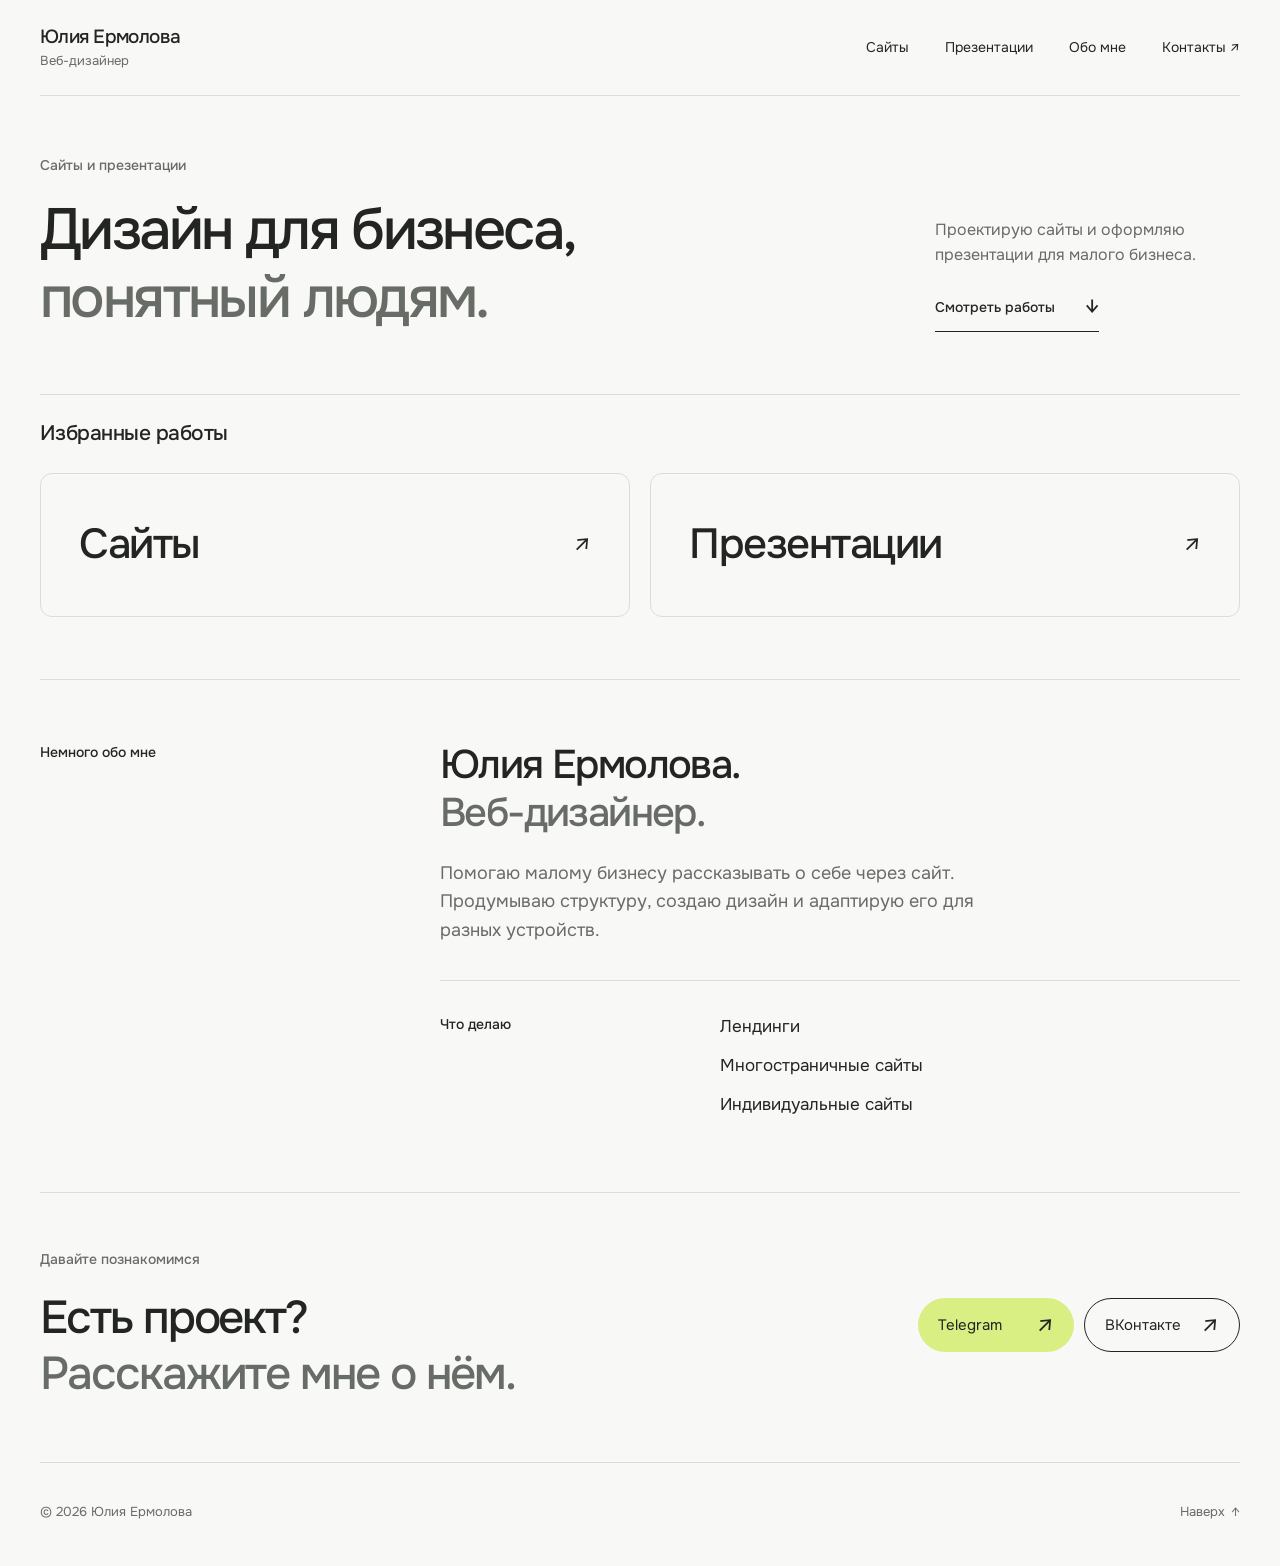
<file: index.html>
<!doctype html><html lang="ru"><head><meta charset="UTF-8"><meta name="viewport" content="width=device-width, initial-scale=1"><title>Юлия Ермолова — веб-дизайнер</title><meta name="description" content="Портфолио веб-дизайнера Юлии Ермоловой: сайты и презентации. Избранные работы: PRYANIK44, NÉRA, NFTGO, AirPods Max и «буше»."><link rel="preload" href="/assets/onest-1.woff2" as="font" type="font/woff2" crossorigin><link rel="preload" href="/assets/onest-6.woff2" as="font" type="font/woff2" crossorigin><link rel="stylesheet" href="/fonts.css"><link rel="stylesheet" href="/styles-06619f588ee4.css"><script src="/app.js" defer></script></head><body><a class="skip-link" href="#main">К содержанию</a><header class="header shell"><a class="brand" href="/" aria-current="page">Юлия Ермолова<span class="brand-role">Веб-дизайнер</span></a><button class="menu-toggle" aria-label="Открыть меню" aria-expanded="false" aria-controls="navigation"><span></span><span></span></button><nav id="navigation" aria-label="Основная навигация"><a href="/sites/">Сайты</a><a href="/presentations/">Презентации</a><a href="/#about">Обо мне</a><a href="/#contact">Контакты <span aria-hidden="true">↗</span></a></nav></header><main id="main">
<section class="hero shell" aria-labelledby="hero-title"><p class="eyebrow">Сайты и презентации</p><div class="hero-main"><h1 id="hero-title">Дизайн для бизнеса,<br><span>понятный людям.</span></h1><div class="hero-aside"><p>Проектирую сайты и оформляю презентации для малого бизнеса.</p><a class="text-link" href="#projects">Смотреть работы <span aria-hidden="true">↓</span></a></div></div></section>
<section class="shell" id="projects" aria-labelledby="projects-title">
  <div class="section-heading"><h2 id="projects-title">Избранные работы</h2></div>
  <div class="portfolio-sections">
    <a class="portfolio-section" href="/sites/"><h3>Сайты</h3><span aria-hidden="true">↗</span></a>
    <a class="portfolio-section" id="presentations" href="/presentations/"><h3>Презентации</h3><span aria-hidden="true">↗</span></a>
  </div>
</section>
<section class="about shell" id="about" aria-labelledby="about-title"><div class="section-label">Немного обо мне</div><div class="about-main"><h2 id="about-title">Юлия Ермолова.<br><span class="muted">Веб-дизайнер.</span></h2><p>Помогаю малому бизнесу рассказывать о себе через сайт. Продумываю структуру, создаю дизайн и адаптирую его для разных устройств.</p><div class="services"><h3>Что делаю</h3><ul><li>Лендинги</li><li>Многостраничные сайты</li><li>Индивидуальные сайты</li></ul></div></div></section>
<section class="contact shell" id="contact" aria-labelledby="contact-title"><div><p class="eyebrow">Давайте познакомимся</p><h2 id="contact-title">Есть проект?<br><span class="muted">Расскажите мне о нём.</span></h2></div><div class="contact-actions" aria-label="Способы связи"><a class="button contact-button contact-button-primary" href="https://t.me/yu_ermolova" target="_blank" rel="noopener noreferrer" aria-label="Написать в Telegram">Telegram <span aria-hidden="true">↗</span></a><a class="button contact-button contact-button-secondary" href="https://vk.ru/yuliaweb" target="_blank" rel="noopener noreferrer" aria-label="Написать в ВКонтакте">ВКонтакте <span aria-hidden="true">↗</span></a></div></section></main><footer class="footer shell"><span>© 2026 Юлия Ермолова</span><a href="#main">Наверх <span aria-hidden="true">↑</span></a></footer></body></html>
</file>
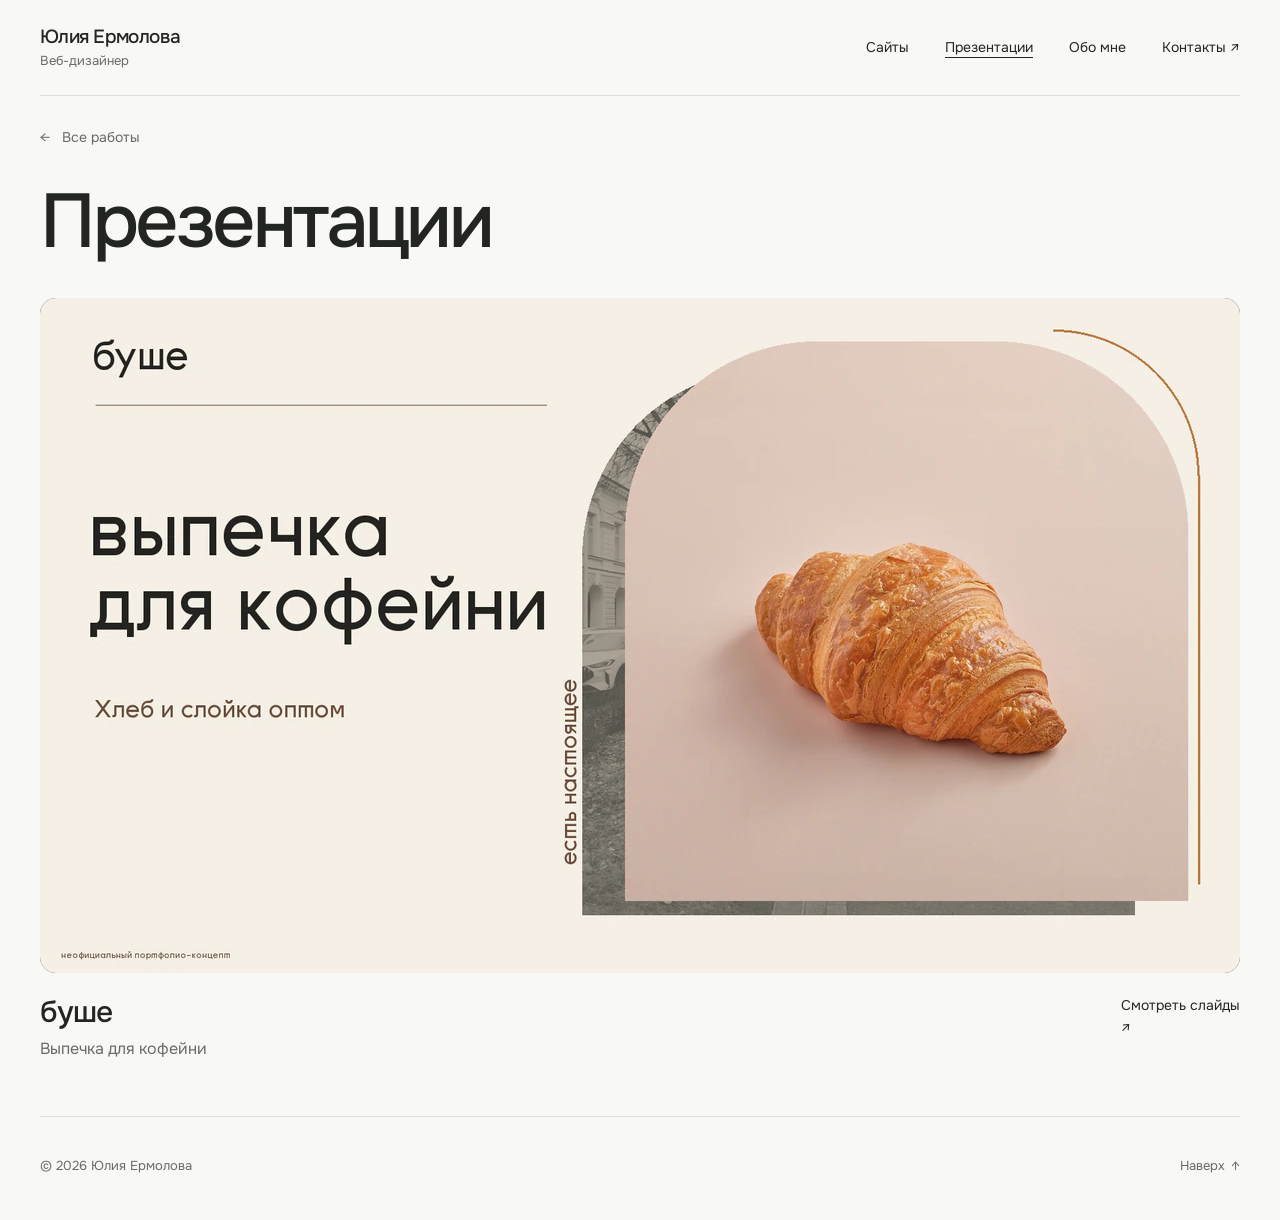
<file: presentations/index.html>
<!doctype html><html lang="ru"><head><meta charset="UTF-8"><meta name="viewport" content="width=device-width, initial-scale=1"><title>Презентации · Юлия Ермолова</title><meta name="description" content="Дизайн презентаций в портфолио Юлии Ермоловой."><link rel="preload" href="/assets/onest-1.woff2" as="font" type="font/woff2" crossorigin><link rel="preload" href="/assets/onest-6.woff2" as="font" type="font/woff2" crossorigin><link rel="stylesheet" href="/fonts.css"><link rel="stylesheet" href="/styles-06619f588ee4.css"><script src="/app.js" defer></script></head><body><a class="skip-link" href="#main">К содержанию</a><header class="header shell"><a class="brand" href="/">Юлия Ермолова<span class="brand-role">Веб-дизайнер</span></a><button class="menu-toggle" aria-label="Открыть меню" aria-expanded="false" aria-controls="navigation"><span></span><span></span></button><nav id="navigation" aria-label="Основная навигация"><a href="/sites/">Сайты</a><a href="/presentations/" aria-current="page">Презентации</a><a href="/#about">Обо мне</a><a href="/#contact">Контакты <span aria-hidden="true">↗</span></a></nav></header><main id="main">
<section class="shell portfolio-catalog" aria-labelledby="catalog-title">
  <a class="back-link" href="/#projects"><span aria-hidden="true">←</span> Все работы</a>
  <header class="case-heading"><h1 id="catalog-title">Презентации</h1></header>
  <article class="project-card" id="presentation-bushe">
    <a class="project-link" href="/presentations/bushe/" aria-label="буше — смотреть презентацию">
      <div class="project-preview project-preview-full"><img src="/assets/bushe-slide-1-preview-1600.webp" srcset="/assets/bushe-slide-1-preview-240.webp 240w, /assets/bushe-slide-1-preview-480.webp 480w, /assets/bushe-slide-1-preview-800.webp 800w, /assets/bushe-slide-1-preview-1200.webp 1200w, /assets/bushe-slide-1-preview-1600.webp 1600w" sizes="(max-width: 767px) calc(100vw - 40px), (max-width: 1328px) calc(100vw - 80px), 1248px" width="1600" height="900" alt="Обложка «Выпечка для кофейни»: круассан на фоне городской архитектуры." decoding="async" fetchpriority="high"></div>
      <div class="project-caption"><div><h2>буше</h2><p>Выпечка для кофейни</p></div><div class="project-meta"><span>Смотреть слайды <span aria-hidden="true">↗</span></span></div></div>
    </a>
  </article>
</section></main><footer class="footer shell"><span>© 2026 Юлия Ермолова</span><a href="#main">Наверх <span aria-hidden="true">↑</span></a></footer></body></html>
</file>
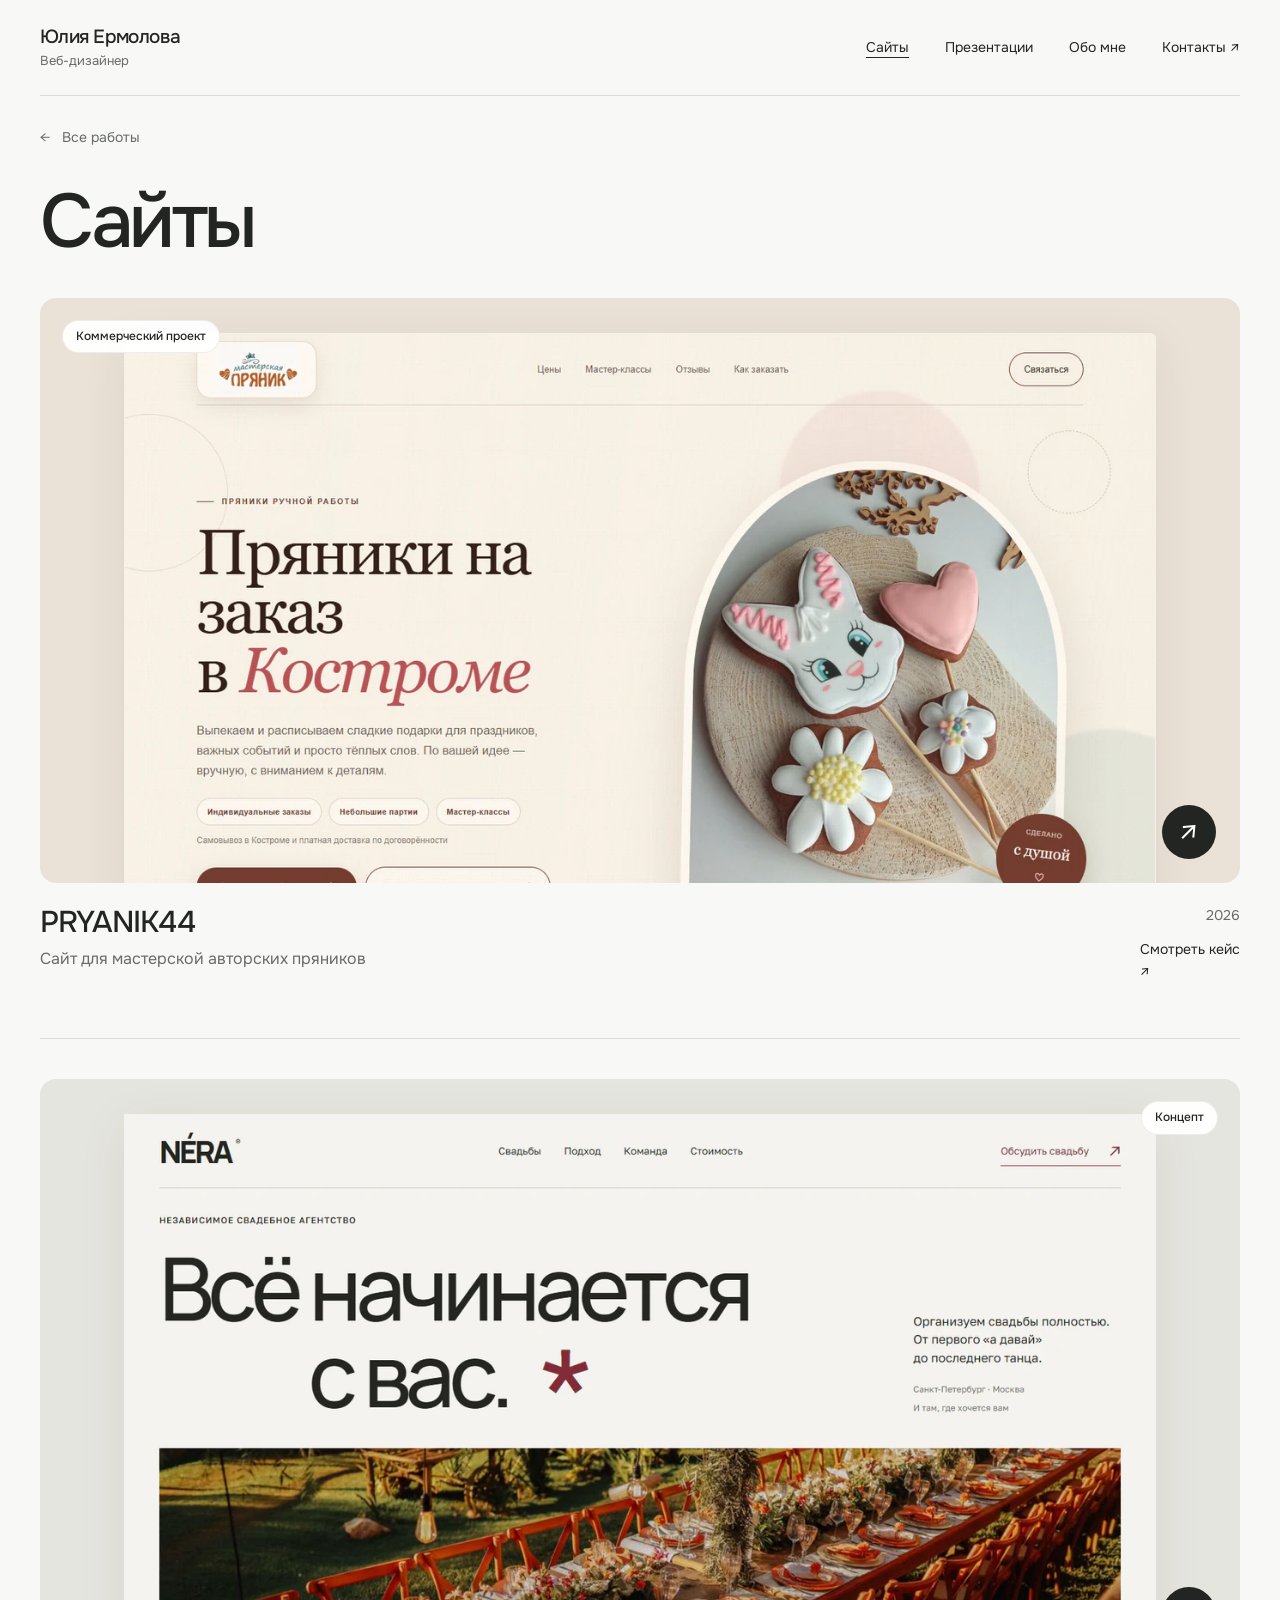
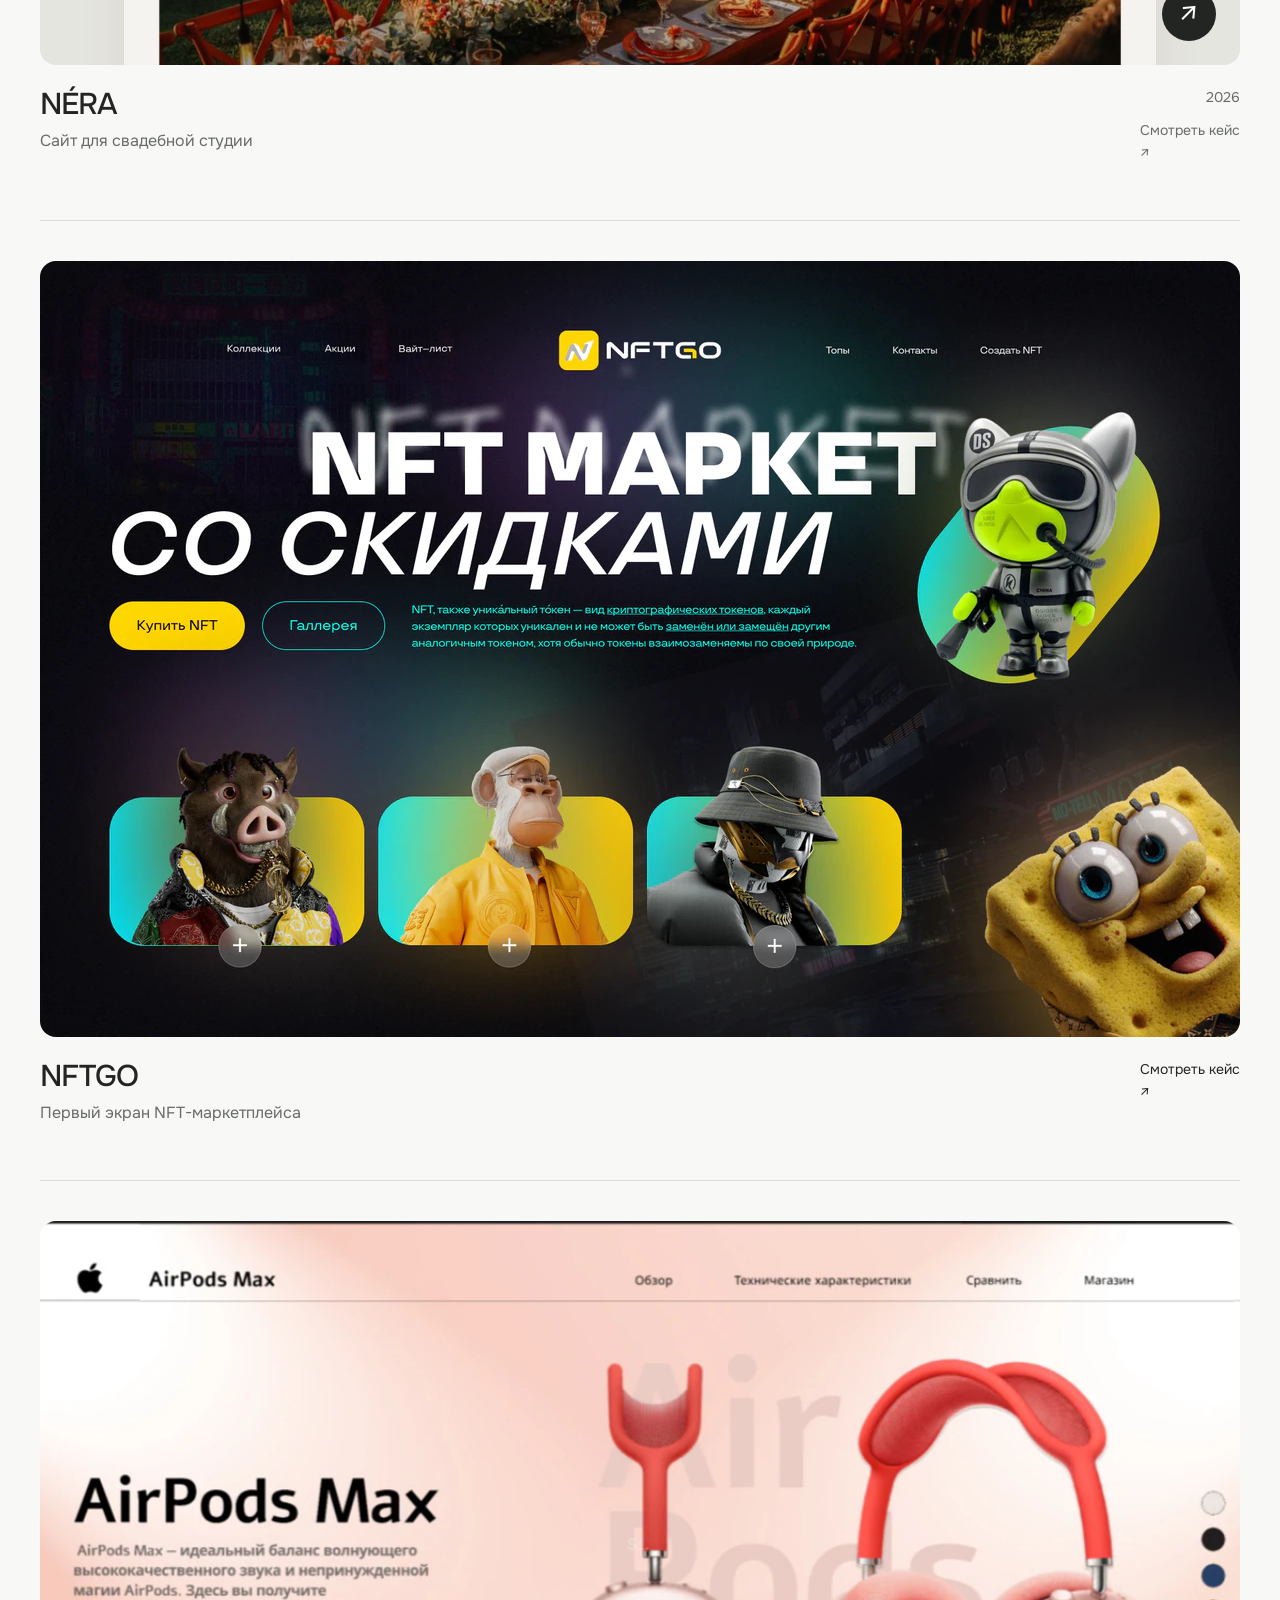
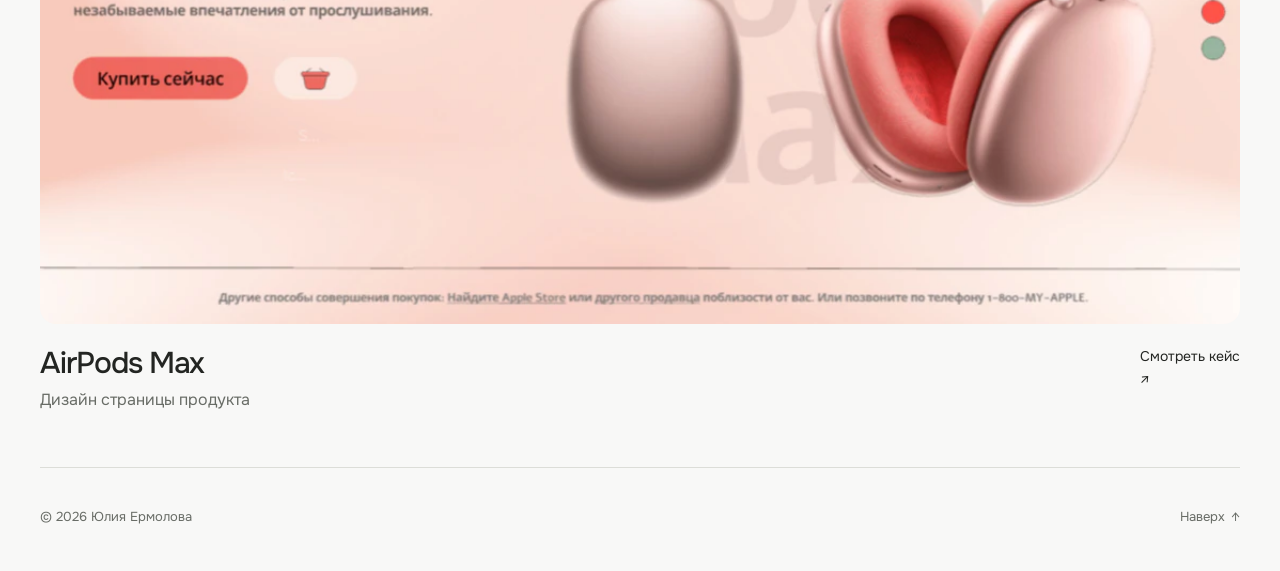
<file: sites/index.html>
<!doctype html><html lang="ru"><head><meta charset="UTF-8"><meta name="viewport" content="width=device-width, initial-scale=1"><title>Сайты · Юлия Ермолова</title><meta name="description" content="Сайты и веб-дизайн в портфолио Юлии Ермоловой."><link rel="preload" href="/assets/onest-1.woff2" as="font" type="font/woff2" crossorigin><link rel="preload" href="/assets/onest-6.woff2" as="font" type="font/woff2" crossorigin><link rel="stylesheet" href="/fonts.css"><link rel="stylesheet" href="/styles-06619f588ee4.css"><script src="/app.js" defer></script></head><body><a class="skip-link" href="#main">К содержанию</a><header class="header shell"><a class="brand" href="/">Юлия Ермолова<span class="brand-role">Веб-дизайнер</span></a><button class="menu-toggle" aria-label="Открыть меню" aria-expanded="false" aria-controls="navigation"><span></span><span></span></button><nav id="navigation" aria-label="Основная навигация"><a href="/sites/" aria-current="page">Сайты</a><a href="/presentations/">Презентации</a><a href="/#about">Обо мне</a><a href="/#contact">Контакты <span aria-hidden="true">↗</span></a></nav></header><main id="main">
<section class="shell portfolio-catalog" aria-labelledby="catalog-title">
  <a class="back-link" href="/#projects"><span aria-hidden="true">←</span> Все работы</a>
  <header class="case-heading"><h1 id="catalog-title">Сайты</h1></header>
  <article class="project-card" id="project-pryanik44">
    <a class="project-link" href="/projects/pryanik44" aria-label="PRYANIK44 — смотреть кейс">
      <div class="project-preview pryanik44"><img src="/assets/pryanik-desktop-preview-1440.webp" srcset="/assets/pryanik-desktop-preview-240.webp 240w, /assets/pryanik-desktop-preview-480.webp 480w, /assets/pryanik-desktop-preview-800.webp 800w, /assets/pryanik-desktop-preview-1200.webp 1200w, /assets/pryanik-desktop-preview-1440.webp 1440w" sizes="(max-width: 767px) calc(100vw - 40px), (max-width: 1328px) calc(100vw - 80px), 1248px" width="1440" height="1000" alt="Первый экран PRYANIK44: пряники на заказ и фотография расписных пряников" decoding="async" fetchpriority="high"><span class="project-kind">Коммерческий проект</span><span class="preview-open" aria-hidden="true"><span aria-hidden="true">↗</span></span></div>
      <div class="project-caption"><div><h2>PRYANIK44</h2><p>Сайт для мастерской авторских пряников</p></div><div class="project-meta"><span>2026</span><span>Смотреть кейс <span aria-hidden="true">↗</span></span></div></div>
    </a>
  </article><article class="project-card" id="project-nera">
    <a class="project-link" href="/projects/nera" aria-label="NÉRA — смотреть кейс">
      <div class="project-preview nera"><img src="/assets/nera-desktop-preview-1440.webp" srcset="/assets/nera-desktop-preview-240.webp 240w, /assets/nera-desktop-preview-480.webp 480w, /assets/nera-desktop-preview-800.webp 800w, /assets/nera-desktop-preview-1200.webp 1200w, /assets/nera-desktop-preview-1440.webp 1440w" sizes="(max-width: 767px) calc(100vw - 40px), (max-width: 1328px) calc(100vw - 80px), 1248px" width="1440" height="1100" alt="Первый экран NÉRA: Всё начинается с вас и свадебный ужин в саду" decoding="async" loading="lazy"><span class="project-kind">Концепт</span><span class="preview-open" aria-hidden="true"><span aria-hidden="true">↗</span></span></div>
      <div class="project-caption"><div><h2>NÉRA</h2><p>Сайт для свадебной студии</p></div><div class="project-meta"><span>2026</span><span>Смотреть кейс <span aria-hidden="true">↗</span></span></div></div>
    </a>
  </article><article class="project-card" id="project-nftgo">
    <a class="project-link" href="/projects/nftgo" aria-label="NFTGO — смотреть кейс">
      <div class="project-preview nftgo project-preview-full"><img src="/assets/nftgo-desktop-preview-1728.webp" srcset="/assets/nftgo-desktop-preview-240.webp 240w, /assets/nftgo-desktop-preview-480.webp 480w, /assets/nftgo-desktop-preview-800.webp 800w, /assets/nftgo-desktop-preview-1200.webp 1200w, /assets/nftgo-desktop-preview-1728.webp 1728w" sizes="(max-width: 767px) calc(100vw - 40px), (max-width: 1328px) calc(100vw - 80px), 1248px" width="1728" height="1117" alt="Макет NFTGO с крупным заголовком, 3D-персонажами и карточками коллекции на тёмном фоне" decoding="async" loading="lazy"></div>
      <div class="project-caption"><div><h2>NFTGO</h2><p>Первый экран NFT-маркетплейса</p></div><div class="project-meta"><span>Смотреть кейс <span aria-hidden="true">↗</span></span></div></div>
    </a>
  </article><article class="project-card" id="project-airpods-max">
    <a class="project-link" href="/projects/airpods-max" aria-label="AirPods Max — смотреть кейс">
      <div class="project-preview airpods-max project-preview-full"><img src="/assets/airpods-max-desktop-preview-1123.webp" srcset="/assets/airpods-max-desktop-preview-240.webp 240w, /assets/airpods-max-desktop-preview-480.webp 480w, /assets/airpods-max-desktop-preview-800.webp 800w, /assets/airpods-max-desktop-preview-1123.webp 1123w" sizes="(max-width: 767px) calc(100vw - 40px), (max-width: 1328px) calc(100vw - 80px), 1248px" width="1123" height="658" alt="Макет страницы AirPods Max с изображениями красных наушников на персиковом фоне и палитрой цветов справа" decoding="async" loading="lazy"></div>
      <div class="project-caption"><div><h2>AirPods Max</h2><p>Дизайн страницы продукта</p></div><div class="project-meta"><span>Смотреть кейс <span aria-hidden="true">↗</span></span></div></div>
    </a>
  </article>
</section></main><footer class="footer shell"><span>© 2026 Юлия Ермолова</span><a href="#main">Наверх <span aria-hidden="true">↑</span></a></footer></body></html>
</file>
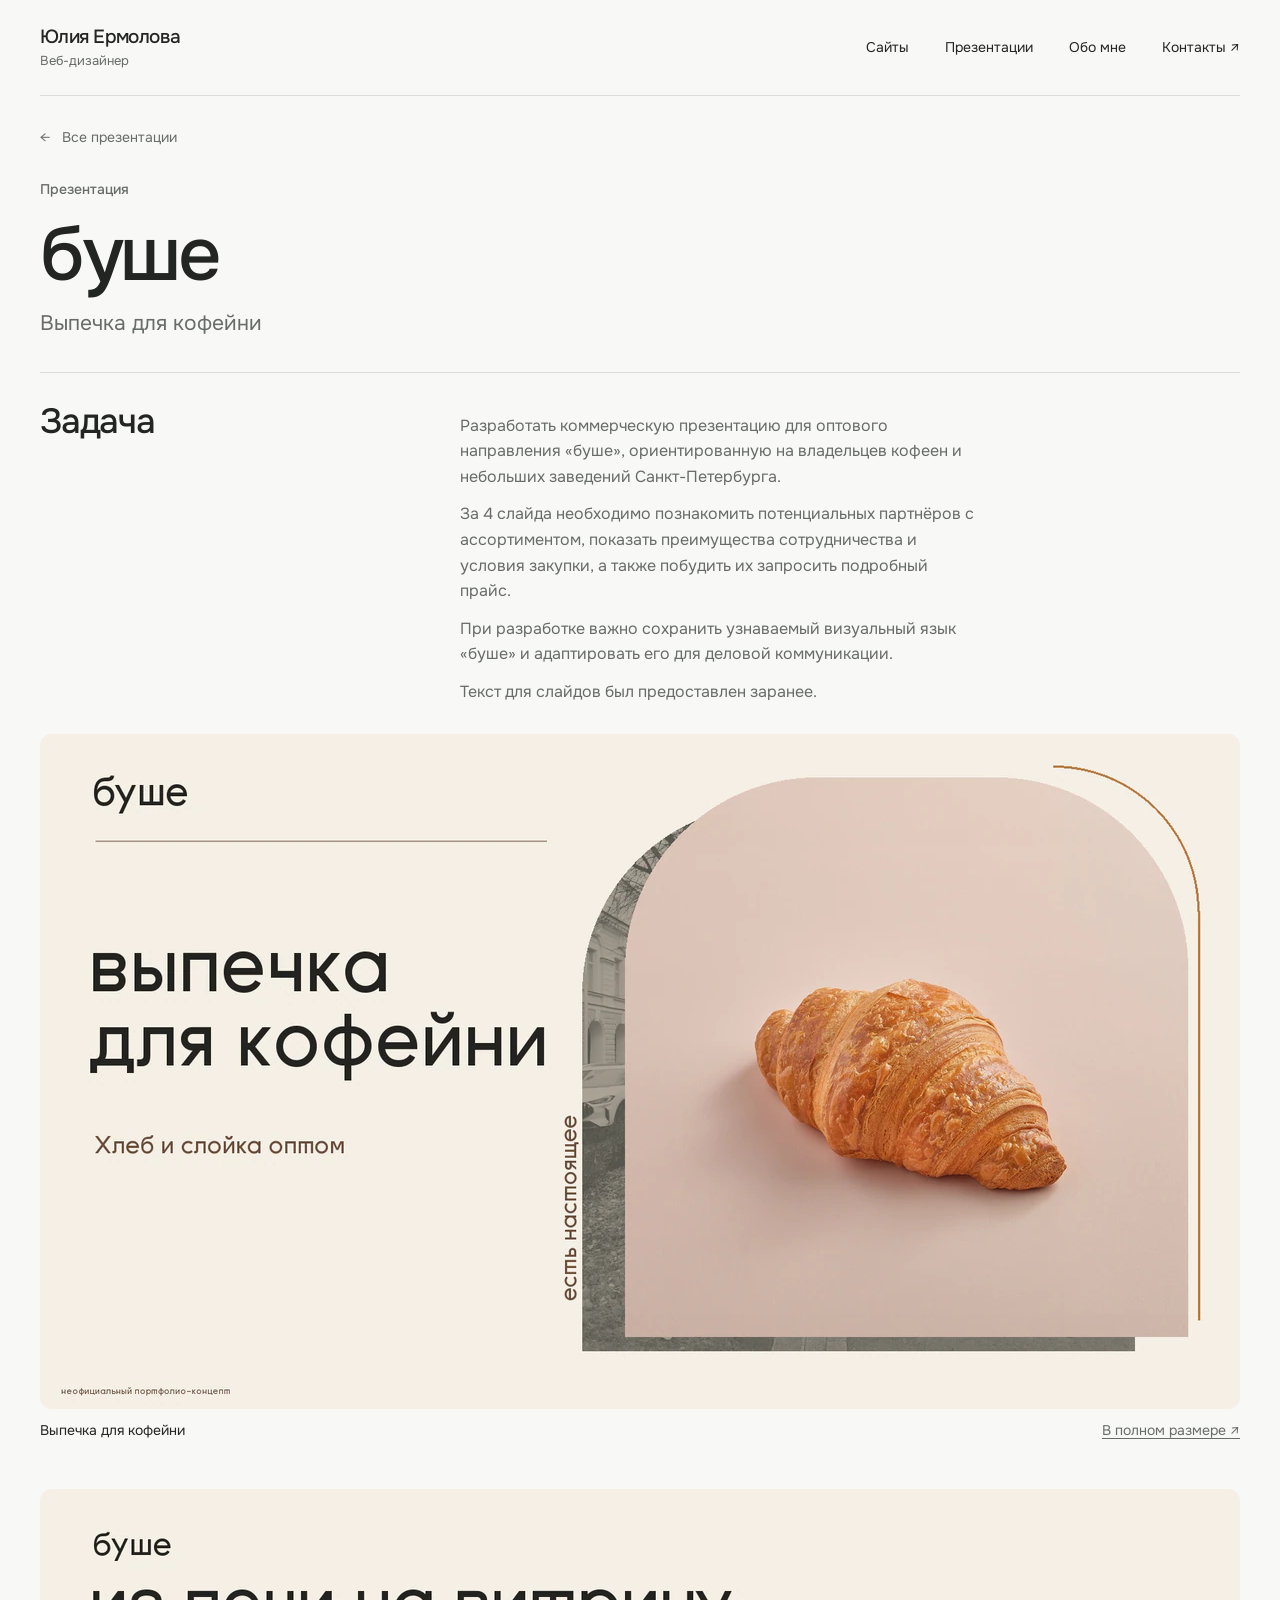
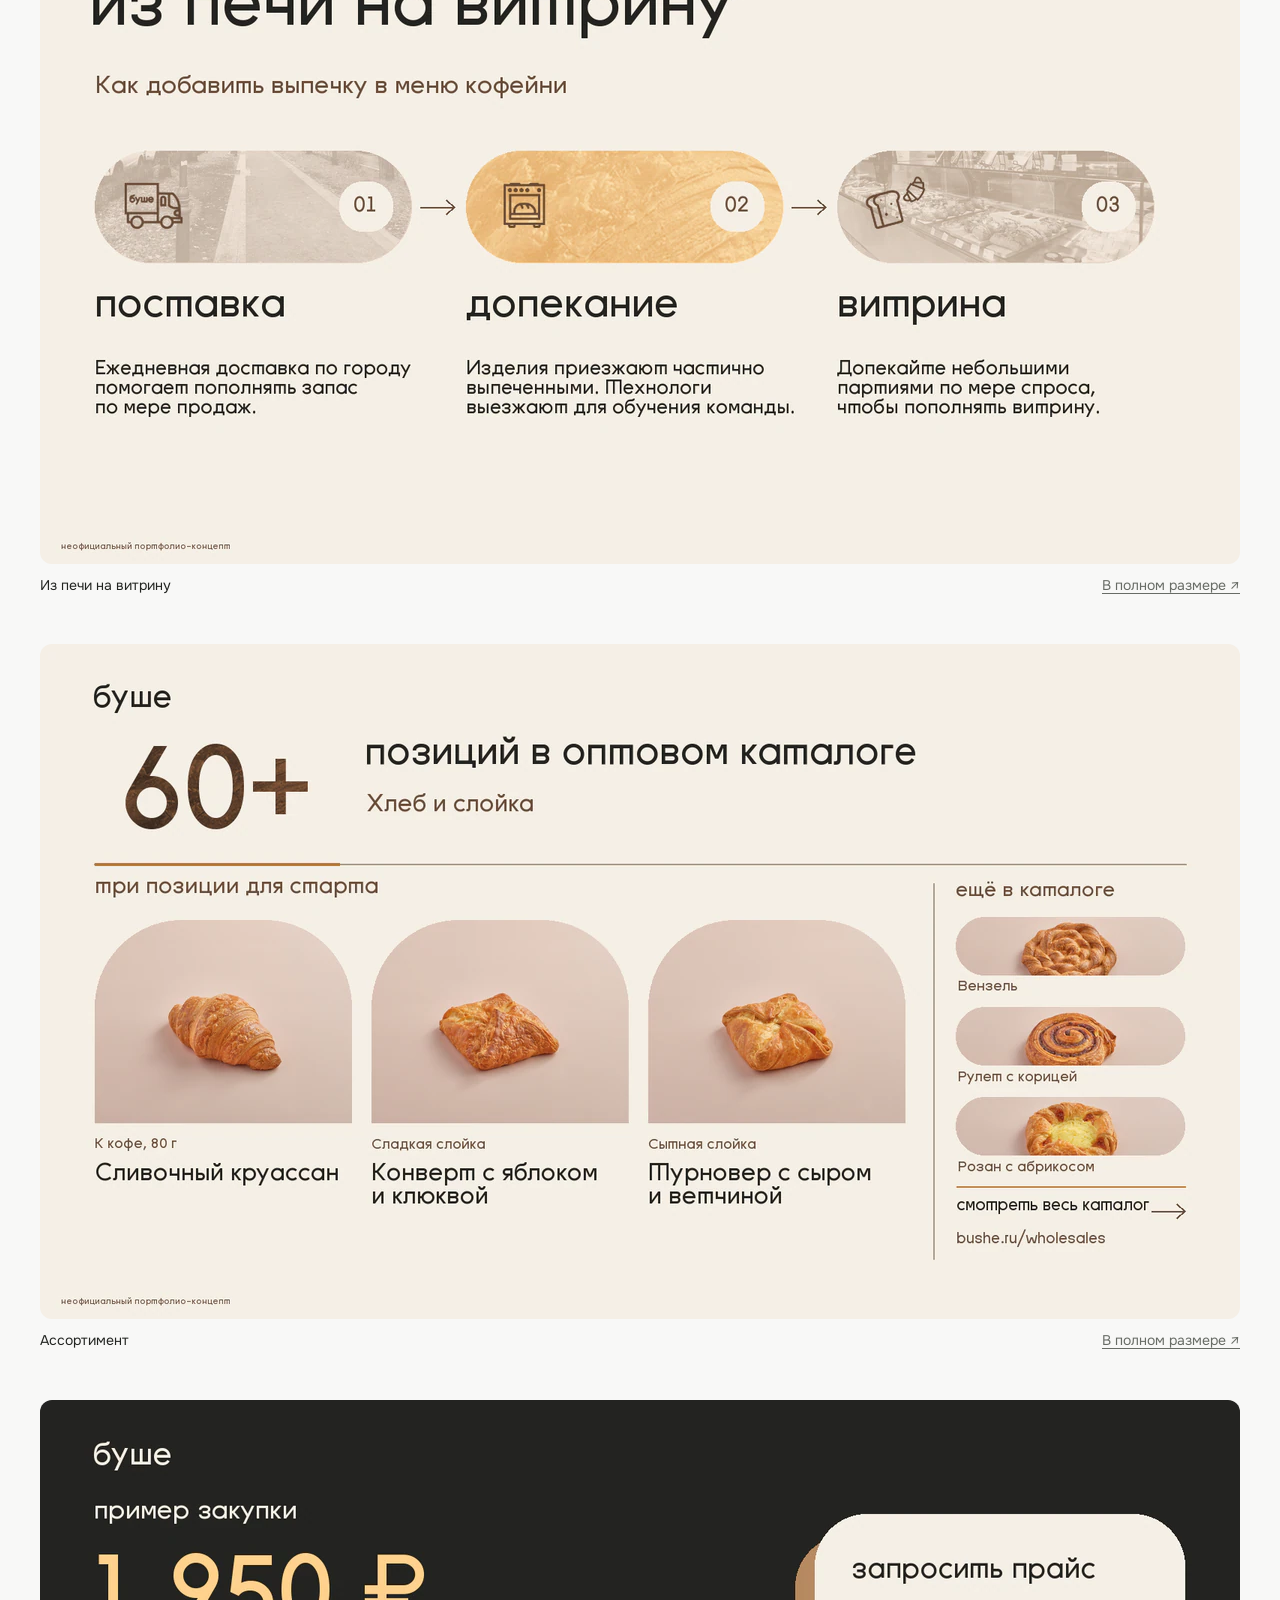
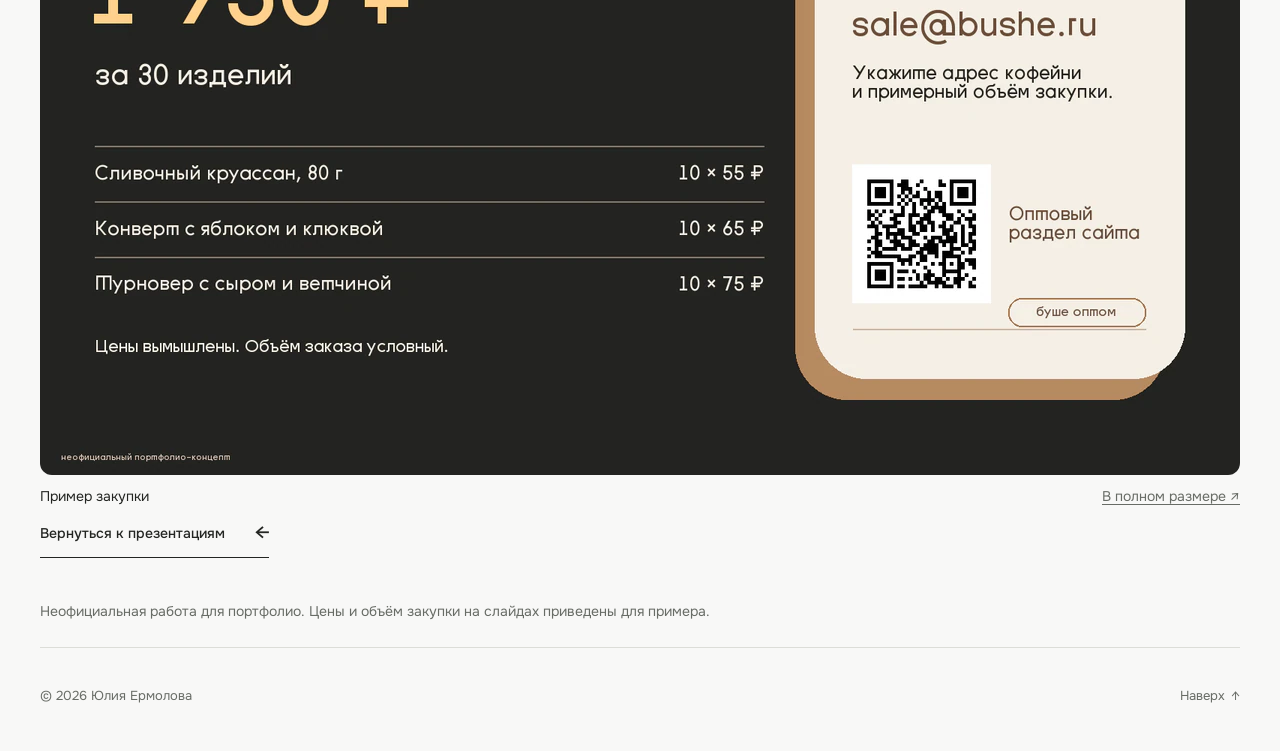
<file: presentations/bushe/index.html>
<!doctype html><html lang="ru"><head><meta charset="UTF-8"><meta name="viewport" content="width=device-width, initial-scale=1"><title>буше — Выпечка для кофейни · Юлия Ермолова</title><meta name="description" content="Дизайн презентации «Выпечка для кофейни» для портфолио Юлии Ермоловой."><link rel="preload" href="/assets/onest-1.woff2" as="font" type="font/woff2" crossorigin><link rel="preload" href="/assets/onest-6.woff2" as="font" type="font/woff2" crossorigin><link rel="stylesheet" href="/fonts.css"><link rel="stylesheet" href="/styles-06619f588ee4.css"><script src="/app.js" defer></script></head><body><a class="skip-link" href="#main">К содержанию</a><header class="header shell"><a class="brand" href="/">Юлия Ермолова<span class="brand-role">Веб-дизайнер</span></a><button class="menu-toggle" aria-label="Открыть меню" aria-expanded="false" aria-controls="navigation"><span></span><span></span></button><nav id="navigation" aria-label="Основная навигация"><a href="/sites/">Сайты</a><a href="/presentations/">Презентации</a><a href="/#about">Обо мне</a><a href="/#contact">Контакты <span aria-hidden="true">↗</span></a></nav></header><main id="main">
<article class="case shell presentation">
  <a class="back-link" href="/presentations/"><span aria-hidden="true">←</span> Все презентации</a>
  <header class="case-heading"><p class="eyebrow">Презентация</p><div class="case-title-row"><div><h1>буше</h1><p>Выпечка для кофейни</p></div></div></header>
  <section class="case-section-head" aria-labelledby="presentation-task">
    <h2 id="presentation-task">Задача</h2>
    <div><p>Разработать коммерческую презентацию для оптового направления «буше», ориентированную на владельцев кофеен и небольших заведений Санкт-Петербурга.</p><p>За 4 слайда необходимо познакомить потенциальных партнёров с ассортиментом, показать преимущества сотрудничества и условия закупки, а также побудить их запросить подробный прайс.</p><p>При разработке важно сохранить узнаваемый визуальный язык «буше» и адаптировать его для деловой коммуникации.</p><p>Текст для слайдов был предоставлен заранее.</p></div>
  </section>
  <div class="presentation-slides"><figure class="presentation-slide">
    <a href="/assets/bushe-slide-1-1600.webp" target="_blank" rel="noopener" aria-label="Открыть слайд «Выпечка для кофейни» в полном размере"><img src="/assets/bushe-slide-1-preview-1600.webp" srcset="/assets/bushe-slide-1-preview-240.webp 240w, /assets/bushe-slide-1-preview-480.webp 480w, /assets/bushe-slide-1-preview-800.webp 800w, /assets/bushe-slide-1-preview-1200.webp 1200w, /assets/bushe-slide-1-preview-1600.webp 1600w" sizes="(max-width: 767px) calc(100vw - 40px), (max-width: 1328px) calc(100vw - 80px), 1248px" width="1600" height="900" alt="Обложка «Выпечка для кофейни»: круассан на фоне городской архитектуры." decoding="async" fetchpriority="high"></a>
    <figcaption><span>Выпечка для кофейни</span><a href="/assets/bushe-slide-1-1600.webp" target="_blank" rel="noopener" aria-label="Открыть слайд «Выпечка для кофейни» в полном размере">В полном размере <span aria-hidden="true">↗</span></a></figcaption>
  </figure><figure class="presentation-slide">
    <a href="/assets/bushe-slide-2-1600.webp" target="_blank" rel="noopener" aria-label="Открыть слайд «Из печи на витрину» в полном размере"><img src="/assets/bushe-slide-2-preview-1600.webp" srcset="/assets/bushe-slide-2-preview-240.webp 240w, /assets/bushe-slide-2-preview-480.webp 480w, /assets/bushe-slide-2-preview-800.webp 800w, /assets/bushe-slide-2-preview-1200.webp 1200w, /assets/bushe-slide-2-preview-1600.webp 1600w" sizes="(max-width: 767px) calc(100vw - 40px), (max-width: 1328px) calc(100vw - 80px), 1248px" width="1600" height="900" alt="Три этапа работы с выпечкой: поставка, допекание и выкладка на витрину." decoding="async" loading="lazy"></a>
    <figcaption><span>Из печи на витрину</span><a href="/assets/bushe-slide-2-1600.webp" target="_blank" rel="noopener" aria-label="Открыть слайд «Из печи на витрину» в полном размере">В полном размере <span aria-hidden="true">↗</span></a></figcaption>
  </figure><figure class="presentation-slide">
    <a href="/assets/bushe-slide-3-1600.webp" target="_blank" rel="noopener" aria-label="Открыть слайд «Ассортимент» в полном размере"><img src="/assets/bushe-slide-3-preview-1600.webp" srcset="/assets/bushe-slide-3-preview-240.webp 240w, /assets/bushe-slide-3-preview-480.webp 480w, /assets/bushe-slide-3-preview-800.webp 800w, /assets/bushe-slide-3-preview-1200.webp 1200w, /assets/bushe-slide-3-preview-1600.webp 1600w" sizes="(max-width: 767px) calc(100vw - 40px), (max-width: 1328px) calc(100vw - 80px), 1248px" width="1600" height="900" alt="Подборка для старта: сливочный круассан, конверт с яблоком и клюквой, турновер с сыром и ветчиной." decoding="async" loading="lazy"></a>
    <figcaption><span>Ассортимент</span><a href="/assets/bushe-slide-3-1600.webp" target="_blank" rel="noopener" aria-label="Открыть слайд «Ассортимент» в полном размере">В полном размере <span aria-hidden="true">↗</span></a></figcaption>
  </figure><figure class="presentation-slide">
    <a href="/assets/bushe-slide-4-1600.webp" target="_blank" rel="noopener" aria-label="Открыть слайд «Пример закупки» в полном размере"><img src="/assets/bushe-slide-4-preview-1600.webp" srcset="/assets/bushe-slide-4-preview-240.webp 240w, /assets/bushe-slide-4-preview-480.webp 480w, /assets/bushe-slide-4-preview-800.webp 800w, /assets/bushe-slide-4-preview-1200.webp 1200w, /assets/bushe-slide-4-preview-1600.webp 1600w" sizes="(max-width: 767px) calc(100vw - 40px), (max-width: 1328px) calc(100vw - 80px), 1248px" width="1600" height="900" alt="Условный расчёт закупки: 30 изделий за 1 950 ₽. Цены приведены для примера." decoding="async" loading="lazy"></a>
    <figcaption><span>Пример закупки</span><a href="/assets/bushe-slide-4-1600.webp" target="_blank" rel="noopener" aria-label="Открыть слайд «Пример закупки» в полном размере">В полном размере <span aria-hidden="true">↗</span></a></figcaption>
  </figure></div>
  <a class="text-link return-projects" href="/presentations/">Вернуться к презентациям <span aria-hidden="true">←</span></a>
  <p class="presentation-note">Неофициальная работа для портфолио. Цены и объём закупки на слайдах приведены для примера.</p>
</article></main><footer class="footer shell"><span>© 2026 Юлия Ермолова</span><a href="#main">Наверх <span aria-hidden="true">↑</span></a></footer></body></html>
</file>
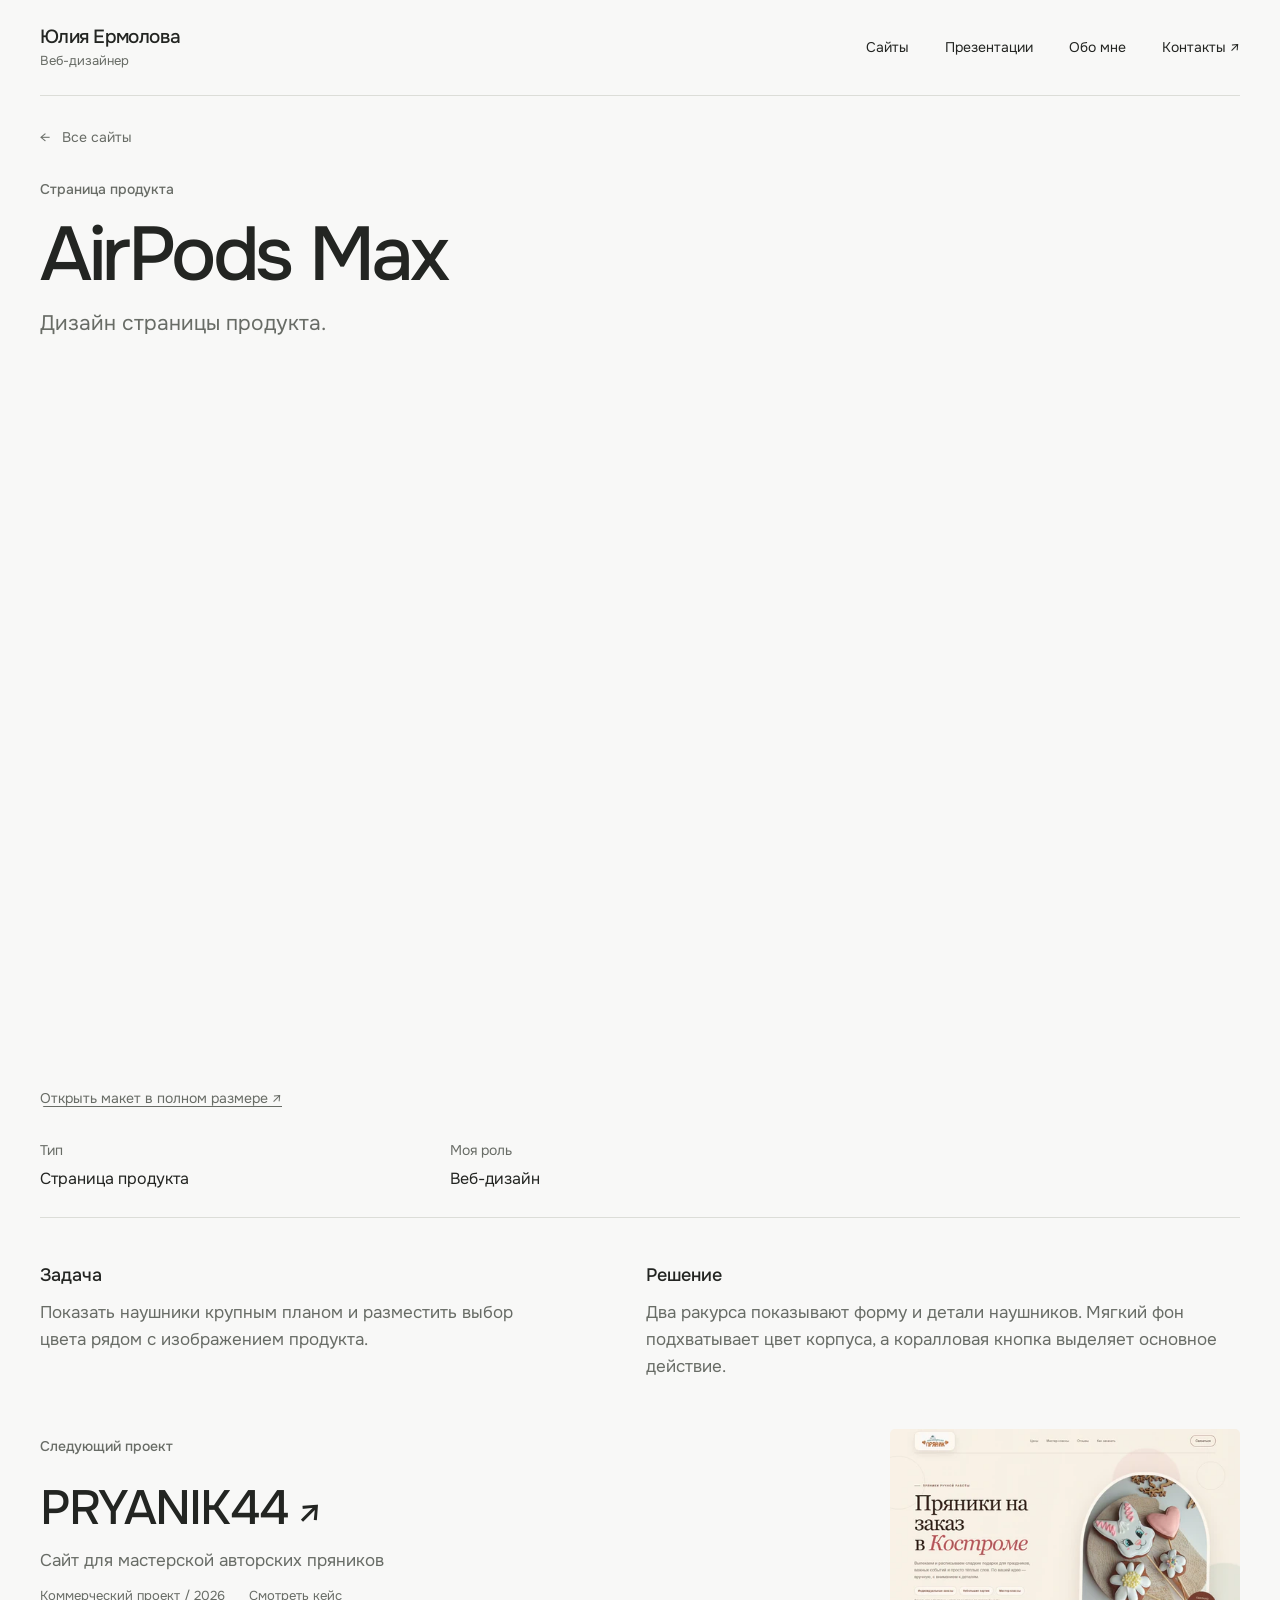
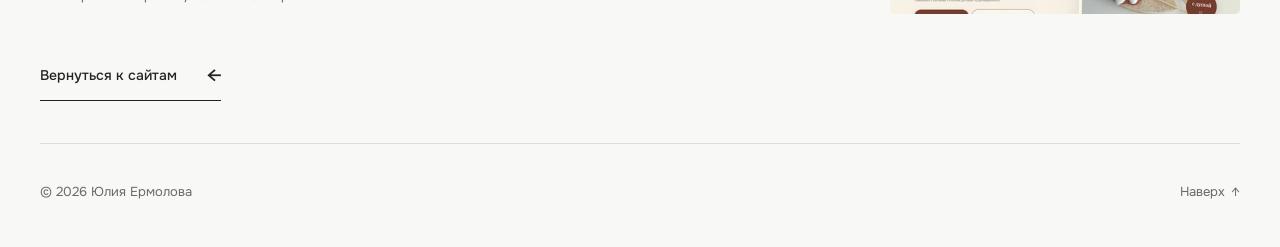
<file: projects/airpods-max/index.html>
<!doctype html><html lang="ru"><head><meta charset="UTF-8"><meta name="viewport" content="width=device-width, initial-scale=1"><title>AirPods Max — кейс в портфолио · Юлия Ермолова</title><meta name="description" content="AirPods Max — дизайн страницы продукта в портфолио Юлии Ермоловой."><link rel="preload" href="/assets/onest-1.woff2" as="font" type="font/woff2" crossorigin><link rel="preload" href="/assets/onest-6.woff2" as="font" type="font/woff2" crossorigin><link rel="stylesheet" href="/fonts.css"><link rel="stylesheet" href="/styles-06619f588ee4.css"><script src="/app.js" defer></script></head><body><a class="skip-link" href="#main">К содержанию</a><header class="header shell"><a class="brand" href="/">Юлия Ермолова<span class="brand-role">Веб-дизайнер</span></a><button class="menu-toggle" aria-label="Открыть меню" aria-expanded="false" aria-controls="navigation"><span></span><span></span></button><nav id="navigation" aria-label="Основная навигация"><a href="/sites/">Сайты</a><a href="/presentations/">Презентации</a><a href="/#about">Обо мне</a><a href="/#contact">Контакты <span aria-hidden="true">↗</span></a></nav></header><main id="main">
<article class="case shell case-airpods-max">
<a class="back-link" href="/sites/"><span aria-hidden="true">←</span> Все сайты</a>
<header class="case-heading"><p class="eyebrow ">Страница продукта</p><div class="case-title-row"><div><h1>AirPods Max</h1><p>Дизайн страницы продукта.</p></div></div></header>
<figure class="case-cover case-cover-full"><a href="/assets/airpods-max-desktop-1123.webp" target="_blank" rel="noopener" aria-label="Рассмотреть макет AirPods Max"><img src="/assets/airpods-max-desktop-preview-1123.webp" srcset="/assets/airpods-max-desktop-preview-240.webp 240w, /assets/airpods-max-desktop-preview-480.webp 480w, /assets/airpods-max-desktop-preview-800.webp 800w, /assets/airpods-max-desktop-preview-1123.webp 1123w" sizes="(max-width: 767px) calc(100vw - 40px), (max-width: 1328px) calc(100vw - 80px), 1248px" width="1123" height="658" alt="Макет страницы AirPods Max с изображениями красных наушников на персиковом фоне и палитрой цветов справа" decoding="async" fetchpriority="high"></a><figcaption><a href="/assets/airpods-max-desktop-1123.webp" target="_blank" rel="noopener">Открыть макет в полном размере <span aria-hidden="true">↗</span></a></figcaption></figure>
<dl class="case-facts"><div><dt>Тип</dt><dd>Страница продукта</dd></div><div><dt>Моя роль</dt><dd>Веб-дизайн</dd></div></dl>

<section class="case-summary" aria-label="Задача и решение"><div><h2>Задача</h2><p>Показать наушники крупным планом и разместить выбор цвета рядом с изображением продукта.</p></div><div><h2>Решение</h2><p>Два ракурса показывают форму и детали наушников. Мягкий фон подхватывает цвет корпуса, а коралловая кнопка выделяет основное действие.</p></div></section>

<aside aria-label="Следующий проект"><a class="next-project" href="/projects/pryanik44" aria-label="Следующий проект: PRYANIK44"><div><p class="eyebrow">Следующий проект</p><h2>PRYANIK44 <span aria-hidden="true">↗</span></h2><p>Сайт для мастерской авторских пряников</p><div class="next-meta"><span>Коммерческий проект / 2026</span><span>Смотреть кейс</span></div></div><img src="/assets/pryanik-desktop-preview-1440.webp" srcset="/assets/pryanik-desktop-preview-240.webp 240w, /assets/pryanik-desktop-preview-480.webp 480w, /assets/pryanik-desktop-preview-800.webp 800w, /assets/pryanik-desktop-preview-1200.webp 1200w, /assets/pryanik-desktop-preview-1440.webp 1440w" sizes="(max-width: 767px) 120px, 350px" width="1440" height="1000" alt="Первый экран PRYANIK44: пряники на заказ и фотография расписных пряников" decoding="async" loading="lazy"></a></aside>
<a class="text-link return-projects" href="/sites/">Вернуться к сайтам <span aria-hidden="true">←</span></a>
</article></main><footer class="footer shell"><span>© 2026 Юлия Ермолова</span><a href="#main">Наверх <span aria-hidden="true">↑</span></a></footer></body></html>
</file>
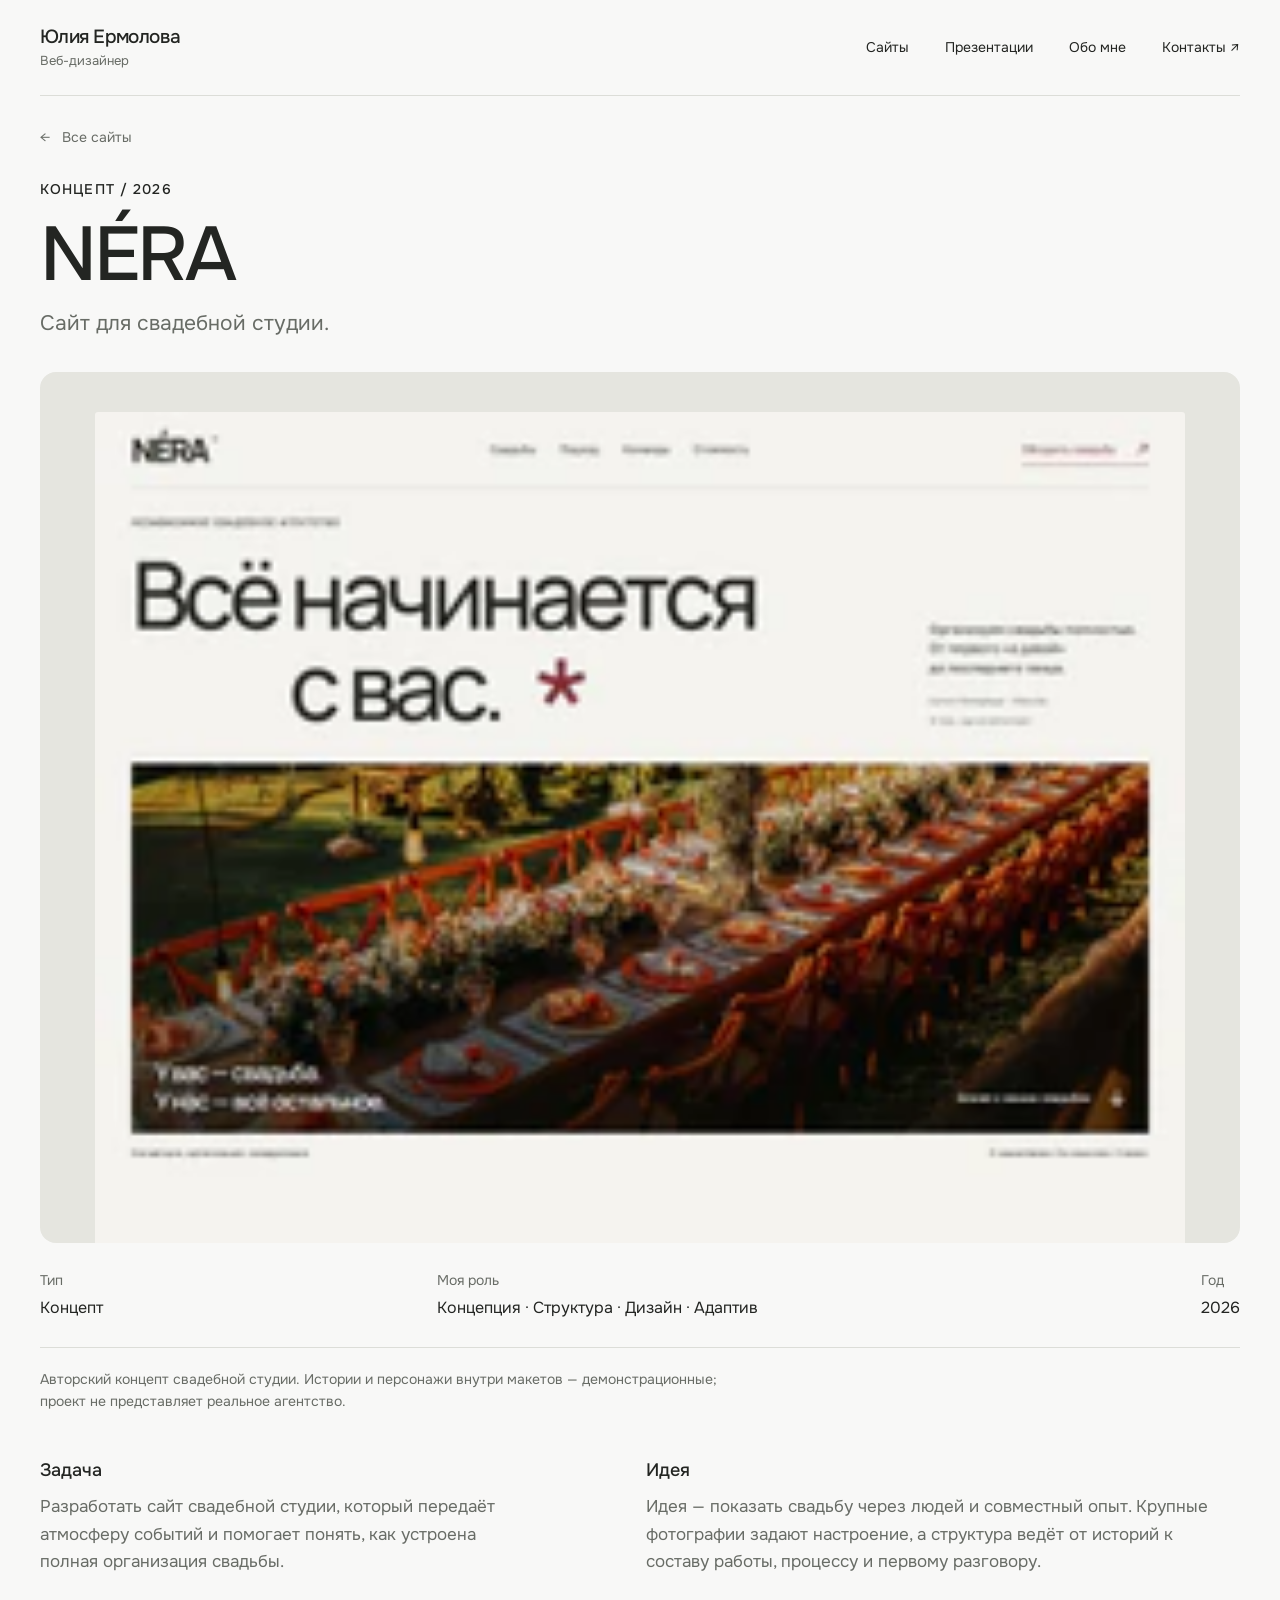
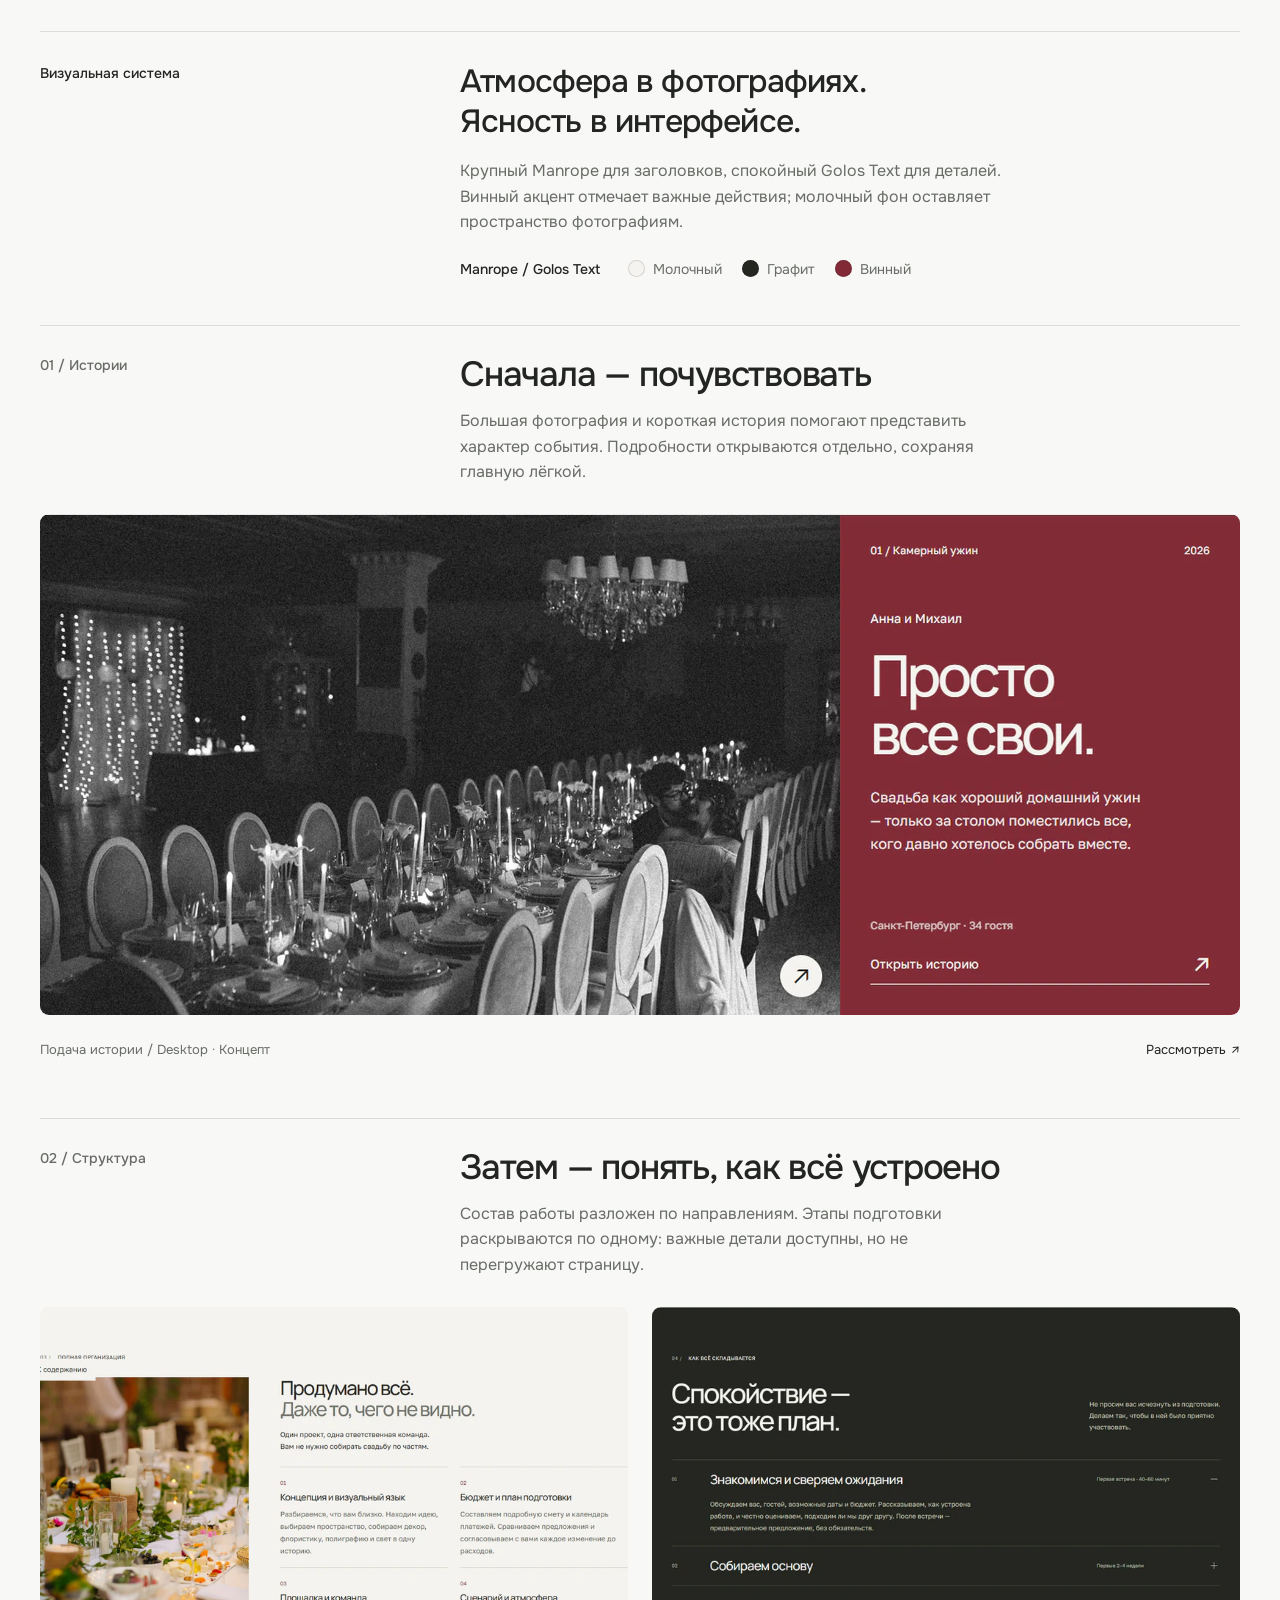
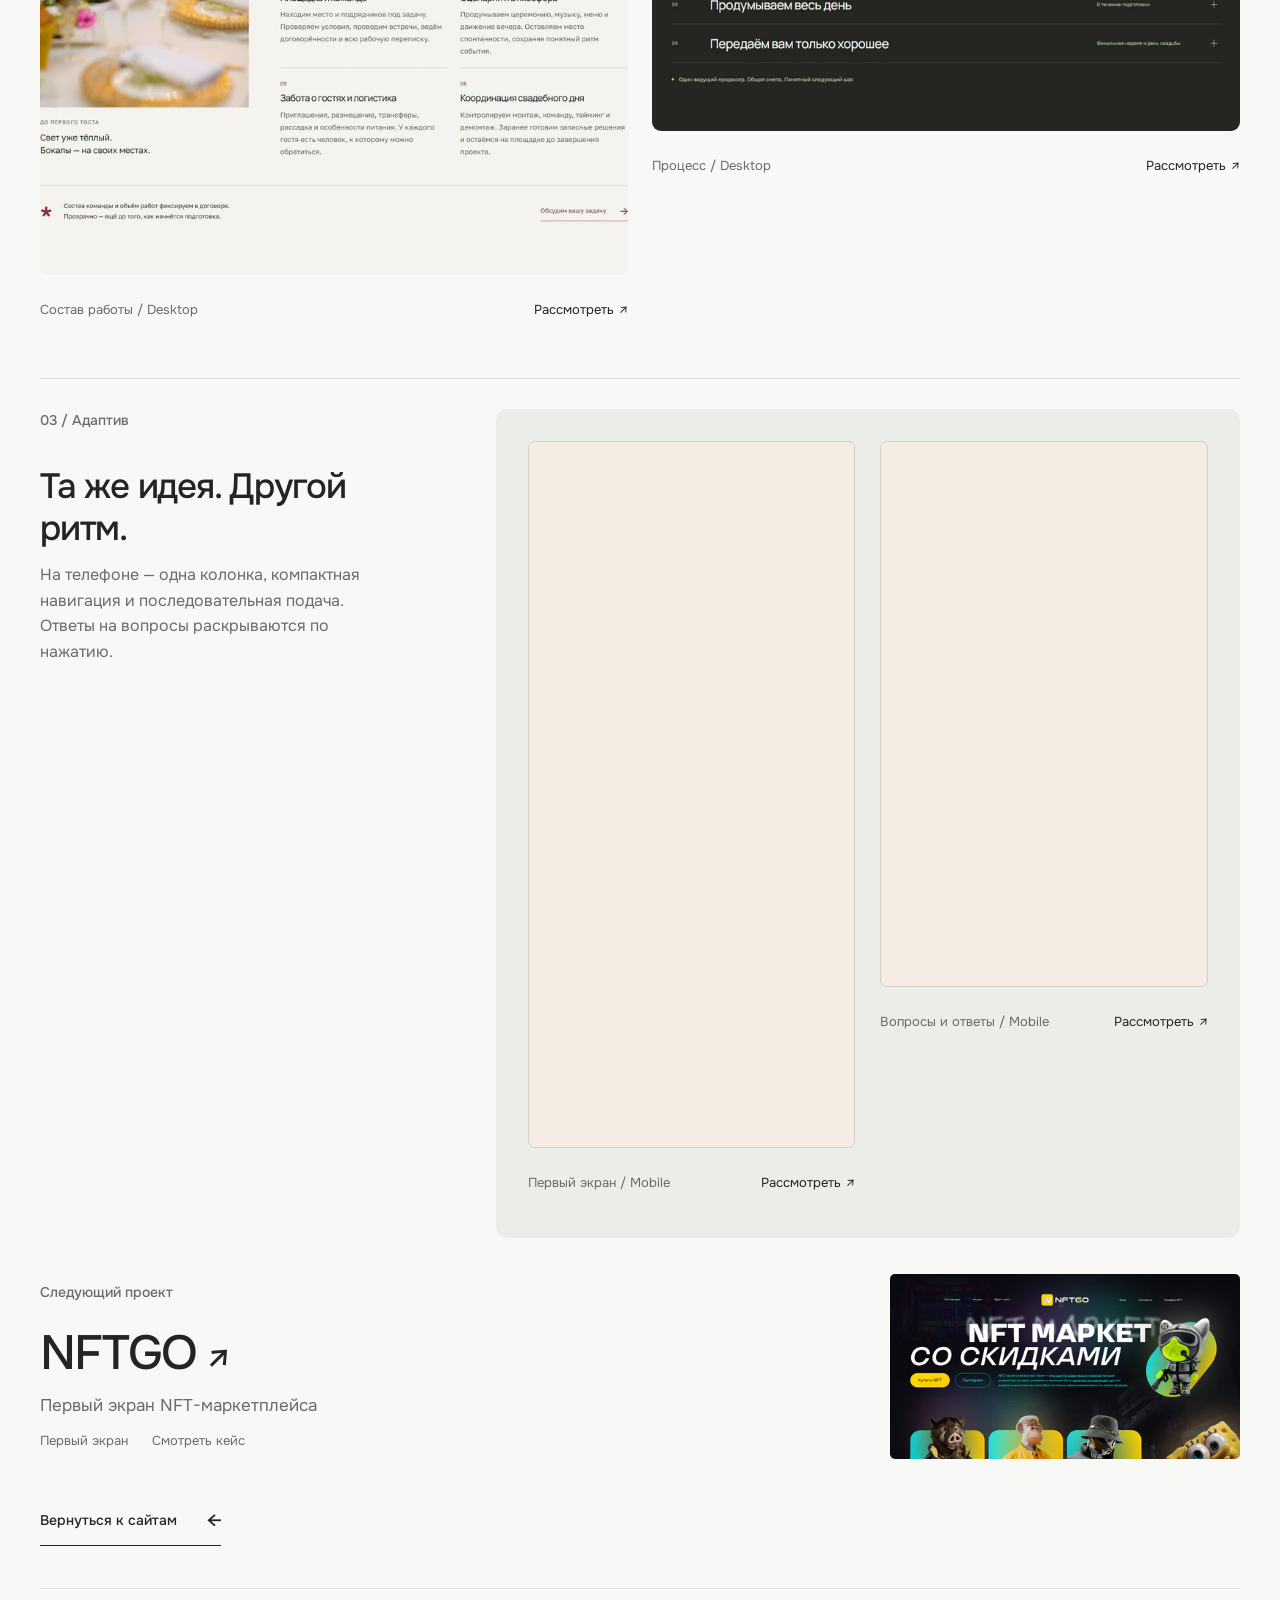
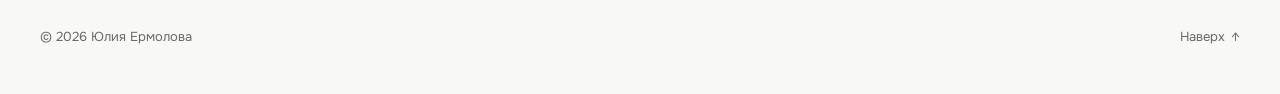
<file: projects/nera/index.html>
<!doctype html><html lang="ru"><head><meta charset="UTF-8"><meta name="viewport" content="width=device-width, initial-scale=1"><title>NÉRA — кейс в портфолио · Юлия Ермолова</title><meta name="description" content="NÉRA — концепт сайта свадебной студии. Идея, визуальная система, ключевые секции и мобильная версия в портфолио Юлии Ермоловой."><link rel="preload" href="/assets/onest-1.woff2" as="font" type="font/woff2" crossorigin><link rel="preload" href="/assets/onest-6.woff2" as="font" type="font/woff2" crossorigin><link rel="stylesheet" href="/fonts.css"><link rel="stylesheet" href="/styles-06619f588ee4.css"><script src="/app.js" defer></script></head><body><a class="skip-link" href="#main">К содержанию</a><header class="header shell"><a class="brand" href="/">Юлия Ермолова<span class="brand-role">Веб-дизайнер</span></a><button class="menu-toggle" aria-label="Открыть меню" aria-expanded="false" aria-controls="navigation"><span></span><span></span></button><nav id="navigation" aria-label="Основная навигация"><a href="/sites/">Сайты</a><a href="/presentations/">Презентации</a><a href="/#about">Обо мне</a><a href="/#contact">Контакты <span aria-hidden="true">↗</span></a></nav></header><main id="main">
<article class="case shell case-nera">
<a class="back-link" href="/sites/"><span aria-hidden="true">←</span> Все сайты</a>
<header class="case-heading"><p class="eyebrow concept-label">Концепт / 2026</p><div class="case-title-row"><div><h1>NÉRA</h1><p>Сайт для свадебной студии.</p></div></div></header>
<figure class="case-cover"><a href="/assets/nera-desktop-1440.webp" target="_blank" rel="noopener" aria-label="Рассмотреть макет NÉRA"><img src="/assets/nera-desktop-preview-1440.webp" srcset="/assets/nera-desktop-preview-240.webp 240w, /assets/nera-desktop-preview-480.webp 480w, /assets/nera-desktop-preview-800.webp 800w, /assets/nera-desktop-preview-1200.webp 1200w, /assets/nera-desktop-preview-1440.webp 1440w" sizes="(max-width: 767px) calc(100vw - 40px), (max-width: 1328px) calc(100vw - 80px), 1248px" width="1440" height="1100" alt="Первый экран NÉRA: Всё начинается с вас и свадебный ужин в саду" decoding="async" fetchpriority="high"></a></figure>
<dl class="case-facts"><div><dt>Тип</dt><dd>Концепт</dd></div><div><dt>Моя роль</dt><dd>Концепция · Структура · Дизайн · Адаптив</dd></div><div><dt>Год</dt><dd>2026</dd></div></dl>
<p class="concept-note">Авторский концепт свадебной студии. Истории и персонажи внутри макетов — демонстрационные; проект не представляет реальное агентство.</p>
<section class="case-summary" aria-label="Задача и решение"><div><h2>Задача</h2><p>Разработать сайт свадебной студии, который передаёт атмосферу событий и помогает понять, как устроена полная организация свадьбы.</p></div><div><h2>Идея</h2><p>Идея — показать свадьбу через людей и совместный опыт. Крупные фотографии задают настроение, а структура ведёт от историй к составу работы, процессу и первому разговору.</p></div></section>
<section class="visual-system"><h2>Визуальная система</h2><div><h3>Атмосфера в фотографиях. Ясность в интерфейсе.</h3><p>Крупный Manrope для заголовков, спокойный Golos Text для деталей. Винный акцент отмечает важные действия; молочный фон оставляет пространство фотографиям.</p><div class="system-details"><span>Manrope / Golos Text</span><ul><li><i style="background:#f4f3ef" aria-hidden="true"></i>Молочный</li><li><i style="background:#242620" aria-hidden="true"></i>Графит</li><li><i style="background:#822b37" aria-hidden="true"></i>Винный</li></ul></div></div></section><section class="case-block " aria-labelledby="stories-title"><div class="case-section-head"><span class="section-label">01 / Истории</span><div><h2 id="stories-title">Сначала — почувствовать</h2><p>Большая фотография и короткая история помогают представить характер события. Подробности открываются отдельно, сохраняя главную лёгкой.</p></div></div><div class="case-single"><figure class="case-figure "><a href="/assets/nera-stories-1344.webp" target="_blank" rel="noopener" aria-label="Рассмотреть: NÉRA: фотография камерного ужина и карточка демонстрационной свадебной истории"><img src="/assets/nera-stories-preview-1344.webp" srcset="/assets/nera-stories-preview-240.webp 240w, /assets/nera-stories-preview-480.webp 480w, /assets/nera-stories-preview-800.webp 800w, /assets/nera-stories-preview-1200.webp 1200w, /assets/nera-stories-preview-1344.webp 1344w" sizes="(max-width: 767px) calc(100vw - 40px), (max-width: 1328px) calc(100vw - 80px), 1248px" width="1344" height="561" alt="NÉRA: фотография камерного ужина и карточка демонстрационной свадебной истории" decoding="async" loading="lazy"></a><figcaption><span>Подача истории / Desktop · Концепт</span><a href="/assets/nera-stories-1344.webp" target="_blank" rel="noopener" aria-label="Рассмотреть: Подача истории / Desktop · Концепт">Рассмотреть <span aria-hidden="true">↗</span></a></figcaption></figure></div></section><section class="case-block " aria-labelledby="approach-title"><div class="case-section-head"><span class="section-label">02 / Структура</span><div><h2 id="approach-title">Затем — понять, как всё устроено</h2><p>Состав работы разложен по направлениям. Этапы подготовки раскрываются по одному: важные детали доступны, но не перегружают страницу.</p></div></div><div class="case-details"><figure class="case-figure "><a href="/assets/nera-services-1344.webp" target="_blank" rel="noopener" aria-label="Рассмотреть: NÉRA: состав работы студии рядом с фотографией сервировки"><img src="/assets/nera-services-preview-1344.webp" srcset="/assets/nera-services-preview-240.webp 240w, /assets/nera-services-preview-480.webp 480w, /assets/nera-services-preview-800.webp 800w, /assets/nera-services-preview-1200.webp 1200w, /assets/nera-services-preview-1344.webp 1344w" sizes="(max-width: 767px) calc(100vw - 40px), (max-width: 1328px) calc((100vw - 104px) / 2), 612px" width="1344" height="1298" alt="NÉRA: состав работы студии рядом с фотографией сервировки" decoding="async" loading="lazy"></a><figcaption><span>Состав работы / Desktop</span><a href="/assets/nera-services-1344.webp" target="_blank" rel="noopener" aria-label="Рассмотреть: Состав работы / Desktop">Рассмотреть <span aria-hidden="true">↗</span></a></figcaption></figure><figure class="case-figure "><a href="/assets/nera-approach-1440.webp" target="_blank" rel="noopener" aria-label="Рассмотреть: NÉRA: этапы подготовки свадьбы в раскрывающемся списке"><img src="/assets/nera-approach-preview-1440.webp" srcset="/assets/nera-approach-preview-240.webp 240w, /assets/nera-approach-preview-480.webp 480w, /assets/nera-approach-preview-800.webp 800w, /assets/nera-approach-preview-1200.webp 1200w, /assets/nera-approach-preview-1440.webp 1440w" sizes="(max-width: 767px) calc(100vw - 40px), (max-width: 1328px) calc((100vw - 104px) / 2), 612px" width="1440" height="1039" alt="NÉRA: этапы подготовки свадьбы в раскрывающемся списке" decoding="async" loading="lazy"></a><figcaption><span>Процесс / Desktop</span><a href="/assets/nera-approach-1440.webp" target="_blank" rel="noopener" aria-label="Рассмотреть: Процесс / Desktop">Рассмотреть <span aria-hidden="true">↗</span></a></figcaption></figure></div></section><section class="case-block case-mobile" aria-labelledby="mobile-title"><div class="case-section-head"><span class="section-label">03 / Адаптив</span><div><h2 id="mobile-title">Та же идея. Другой ритм.</h2><p>На телефоне — одна колонка, компактная навигация и последовательная подача. Ответы на вопросы раскрываются по нажатию.</p></div></div><div class="mobile-screens"><figure class="case-figure "><a href="/assets/nera-mobile-390.webp" target="_blank" rel="noopener" aria-label="Рассмотреть: Первый экран NÉRA на телефоне: заголовок и свадебная фотография"><img src="/assets/nera-mobile-preview-390.webp" srcset="/assets/nera-mobile-preview-240.webp 240w, /assets/nera-mobile-preview-390.webp 390w" sizes="(max-width: 767px) calc(100vw - 84px), 390px" width="390" height="844" alt="Первый экран NÉRA на телефоне: заголовок и свадебная фотография" decoding="async" loading="lazy"></a><figcaption><span>Первый экран / Mobile</span><a href="/assets/nera-mobile-390.webp" target="_blank" rel="noopener" aria-label="Рассмотреть: Первый экран / Mobile">Рассмотреть <span aria-hidden="true">↗</span></a></figcaption></figure><figure class="case-figure "><a href="/assets/nera-mobile-faq-354.webp" target="_blank" rel="noopener" aria-label="Рассмотреть: Мобильные вопросы и ответы NÉRA с раскрывающимися пунктами"><img src="/assets/nera-mobile-faq-preview-354.webp" srcset="/assets/nera-mobile-faq-preview-240.webp 240w, /assets/nera-mobile-faq-preview-354.webp 354w" sizes="(max-width: 767px) calc(100vw - 84px), 390px" width="354" height="591" alt="Мобильные вопросы и ответы NÉRA с раскрывающимися пунктами" decoding="async" loading="lazy"></a><figcaption><span>Вопросы и ответы / Mobile</span><a href="/assets/nera-mobile-faq-354.webp" target="_blank" rel="noopener" aria-label="Рассмотреть: Вопросы и ответы / Mobile">Рассмотреть <span aria-hidden="true">↗</span></a></figcaption></figure></div></section>
<aside aria-label="Следующий проект"><a class="next-project" href="/projects/nftgo" aria-label="Следующий проект: NFTGO"><div><p class="eyebrow">Следующий проект</p><h2>NFTGO <span aria-hidden="true">↗</span></h2><p>Первый экран NFT-маркетплейса</p><div class="next-meta"><span>Первый экран</span><span>Смотреть кейс</span></div></div><img src="/assets/nftgo-desktop-preview-1728.webp" srcset="/assets/nftgo-desktop-preview-240.webp 240w, /assets/nftgo-desktop-preview-480.webp 480w, /assets/nftgo-desktop-preview-800.webp 800w, /assets/nftgo-desktop-preview-1200.webp 1200w, /assets/nftgo-desktop-preview-1728.webp 1728w" sizes="(max-width: 767px) 120px, 350px" width="1728" height="1117" alt="Макет NFTGO с крупным заголовком, 3D-персонажами и карточками коллекции на тёмном фоне" decoding="async" loading="lazy"></a></aside>
<a class="text-link return-projects" href="/sites/">Вернуться к сайтам <span aria-hidden="true">←</span></a>
</article></main><footer class="footer shell"><span>© 2026 Юлия Ермолова</span><a href="#main">Наверх <span aria-hidden="true">↑</span></a></footer></body></html>
</file>
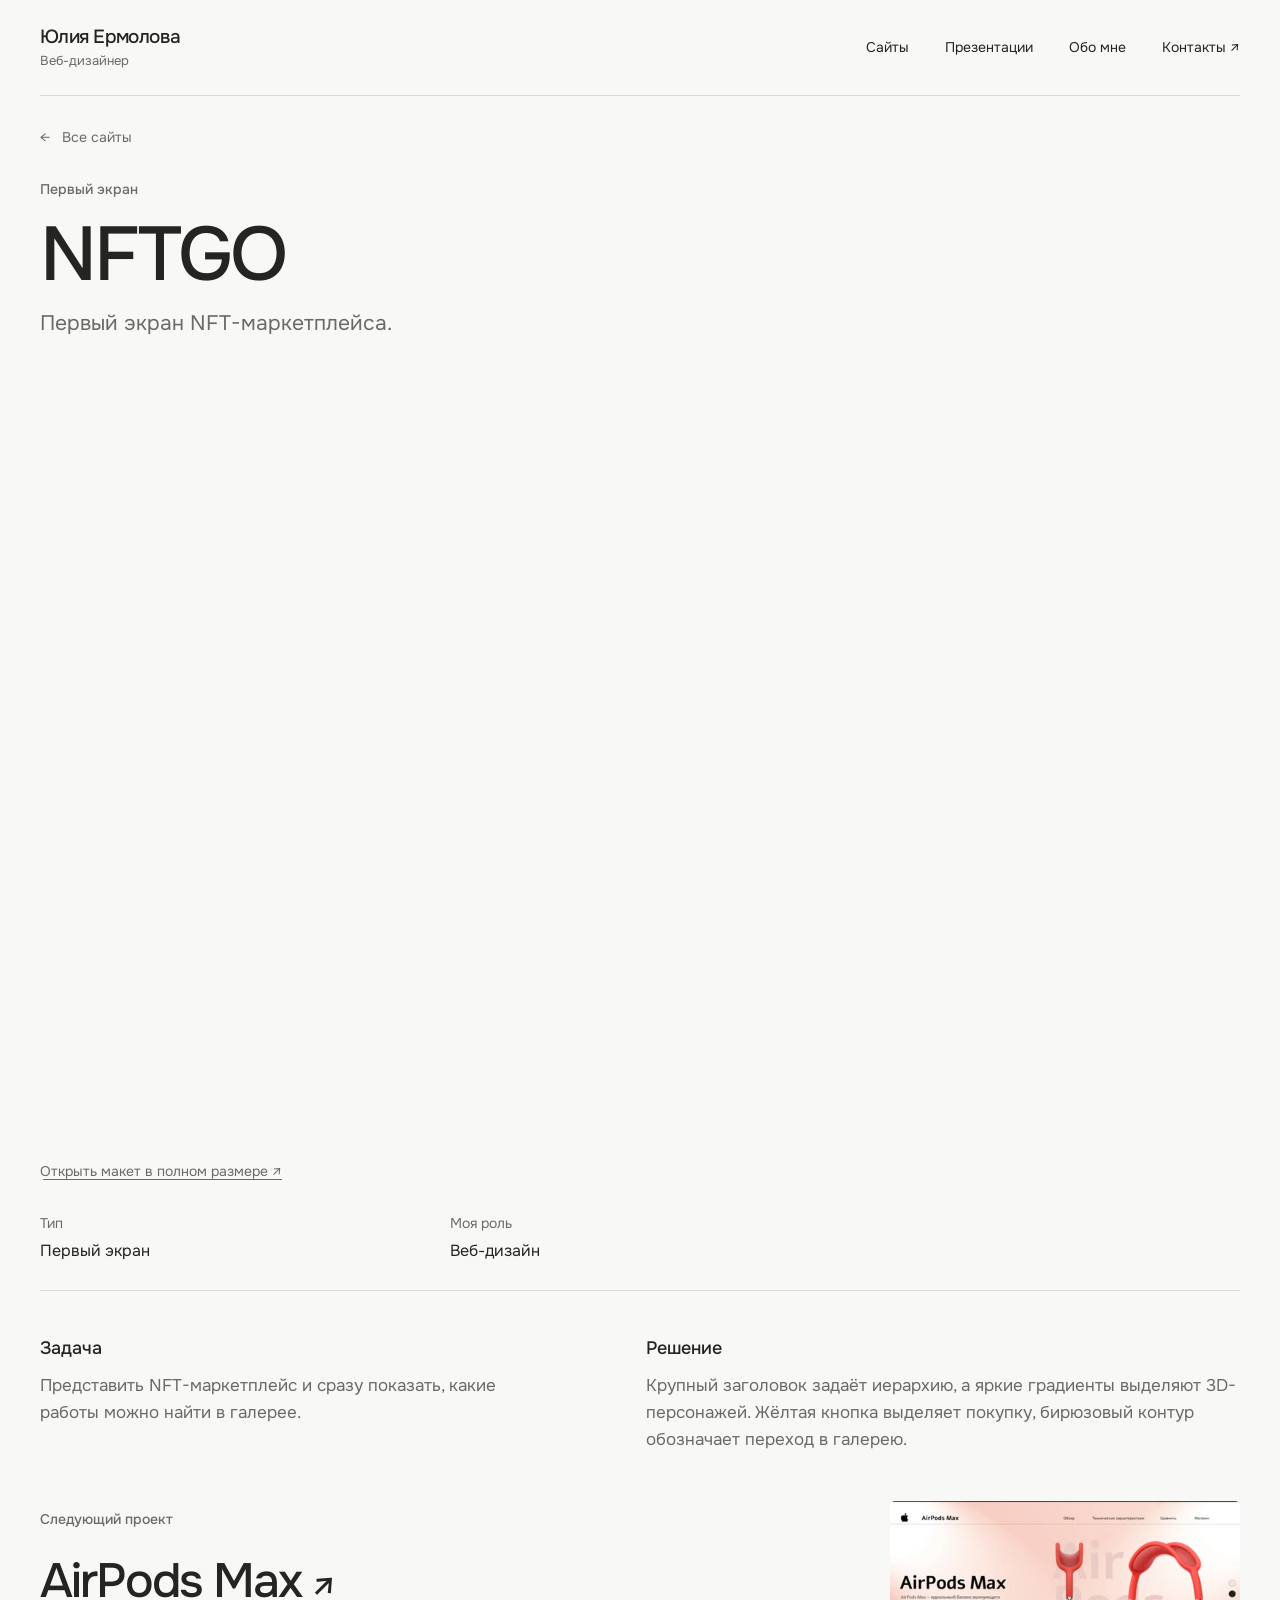
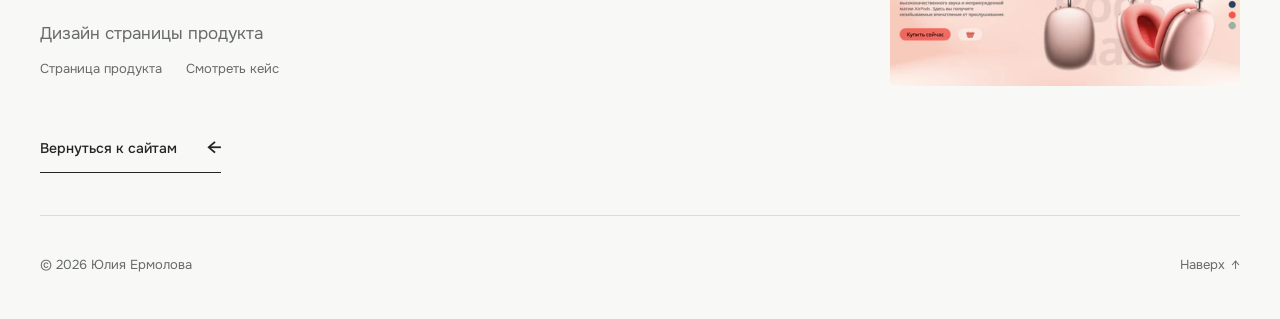
<file: projects/nftgo/index.html>
<!doctype html><html lang="ru"><head><meta charset="UTF-8"><meta name="viewport" content="width=device-width, initial-scale=1"><title>NFTGO — кейс в портфолио · Юлия Ермолова</title><meta name="description" content="NFTGO — дизайн первого экрана NFT-маркетплейса в портфолио Юлии Ермоловой."><link rel="preload" href="/assets/onest-1.woff2" as="font" type="font/woff2" crossorigin><link rel="preload" href="/assets/onest-6.woff2" as="font" type="font/woff2" crossorigin><link rel="stylesheet" href="/fonts.css"><link rel="stylesheet" href="/styles-06619f588ee4.css"><script src="/app.js" defer></script></head><body><a class="skip-link" href="#main">К содержанию</a><header class="header shell"><a class="brand" href="/">Юлия Ермолова<span class="brand-role">Веб-дизайнер</span></a><button class="menu-toggle" aria-label="Открыть меню" aria-expanded="false" aria-controls="navigation"><span></span><span></span></button><nav id="navigation" aria-label="Основная навигация"><a href="/sites/">Сайты</a><a href="/presentations/">Презентации</a><a href="/#about">Обо мне</a><a href="/#contact">Контакты <span aria-hidden="true">↗</span></a></nav></header><main id="main">
<article class="case shell case-nftgo">
<a class="back-link" href="/sites/"><span aria-hidden="true">←</span> Все сайты</a>
<header class="case-heading"><p class="eyebrow ">Первый экран</p><div class="case-title-row"><div><h1>NFTGO</h1><p>Первый экран NFT-маркетплейса.</p></div></div></header>
<figure class="case-cover case-cover-full"><a href="/assets/nftgo-desktop-1728.webp" target="_blank" rel="noopener" aria-label="Рассмотреть макет NFTGO"><img src="/assets/nftgo-desktop-preview-1728.webp" srcset="/assets/nftgo-desktop-preview-240.webp 240w, /assets/nftgo-desktop-preview-480.webp 480w, /assets/nftgo-desktop-preview-800.webp 800w, /assets/nftgo-desktop-preview-1200.webp 1200w, /assets/nftgo-desktop-preview-1728.webp 1728w" sizes="(max-width: 767px) calc(100vw - 40px), (max-width: 1328px) calc(100vw - 80px), 1248px" width="1728" height="1117" alt="Макет NFTGO с крупным заголовком, 3D-персонажами и карточками коллекции на тёмном фоне" decoding="async" fetchpriority="high"></a><figcaption><a href="/assets/nftgo-desktop-1728.webp" target="_blank" rel="noopener">Открыть макет в полном размере <span aria-hidden="true">↗</span></a></figcaption></figure>
<dl class="case-facts"><div><dt>Тип</dt><dd>Первый экран</dd></div><div><dt>Моя роль</dt><dd>Веб-дизайн</dd></div></dl>

<section class="case-summary" aria-label="Задача и решение"><div><h2>Задача</h2><p>Представить NFT-маркетплейс и сразу показать, какие работы можно найти в галерее.</p></div><div><h2>Решение</h2><p>Крупный заголовок задаёт иерархию, а яркие градиенты выделяют 3D-персонажей. Жёлтая кнопка выделяет покупку, бирюзовый контур обозначает переход в галерею.</p></div></section>

<aside aria-label="Следующий проект"><a class="next-project" href="/projects/airpods-max" aria-label="Следующий проект: AirPods Max"><div><p class="eyebrow">Следующий проект</p><h2>AirPods Max <span aria-hidden="true">↗</span></h2><p>Дизайн страницы продукта</p><div class="next-meta"><span>Страница продукта</span><span>Смотреть кейс</span></div></div><img src="/assets/airpods-max-desktop-preview-1123.webp" srcset="/assets/airpods-max-desktop-preview-240.webp 240w, /assets/airpods-max-desktop-preview-480.webp 480w, /assets/airpods-max-desktop-preview-800.webp 800w, /assets/airpods-max-desktop-preview-1123.webp 1123w" sizes="(max-width: 767px) 120px, 350px" width="1123" height="658" alt="Макет страницы AirPods Max с изображениями красных наушников на персиковом фоне и палитрой цветов справа" decoding="async" loading="lazy"></a></aside>
<a class="text-link return-projects" href="/sites/">Вернуться к сайтам <span aria-hidden="true">←</span></a>
</article></main><footer class="footer shell"><span>© 2026 Юлия Ермолова</span><a href="#main">Наверх <span aria-hidden="true">↑</span></a></footer></body></html>
</file>
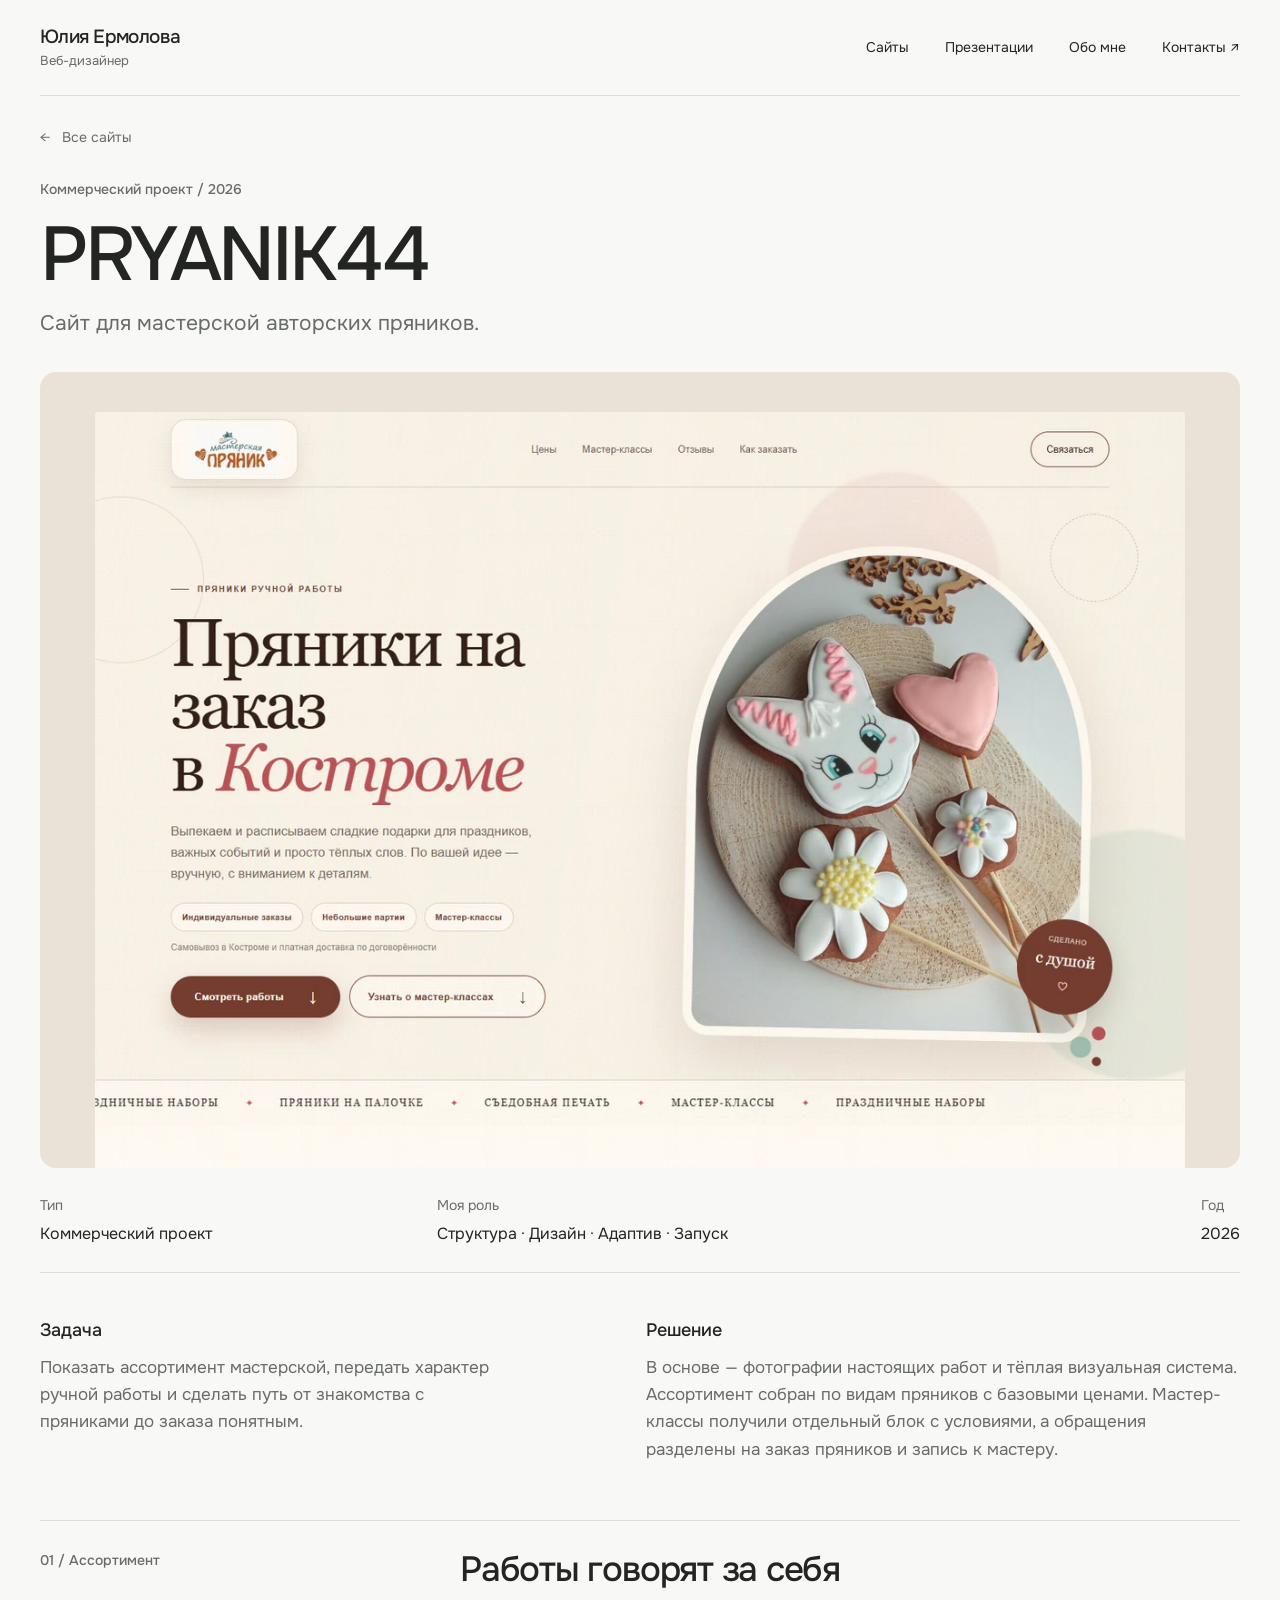
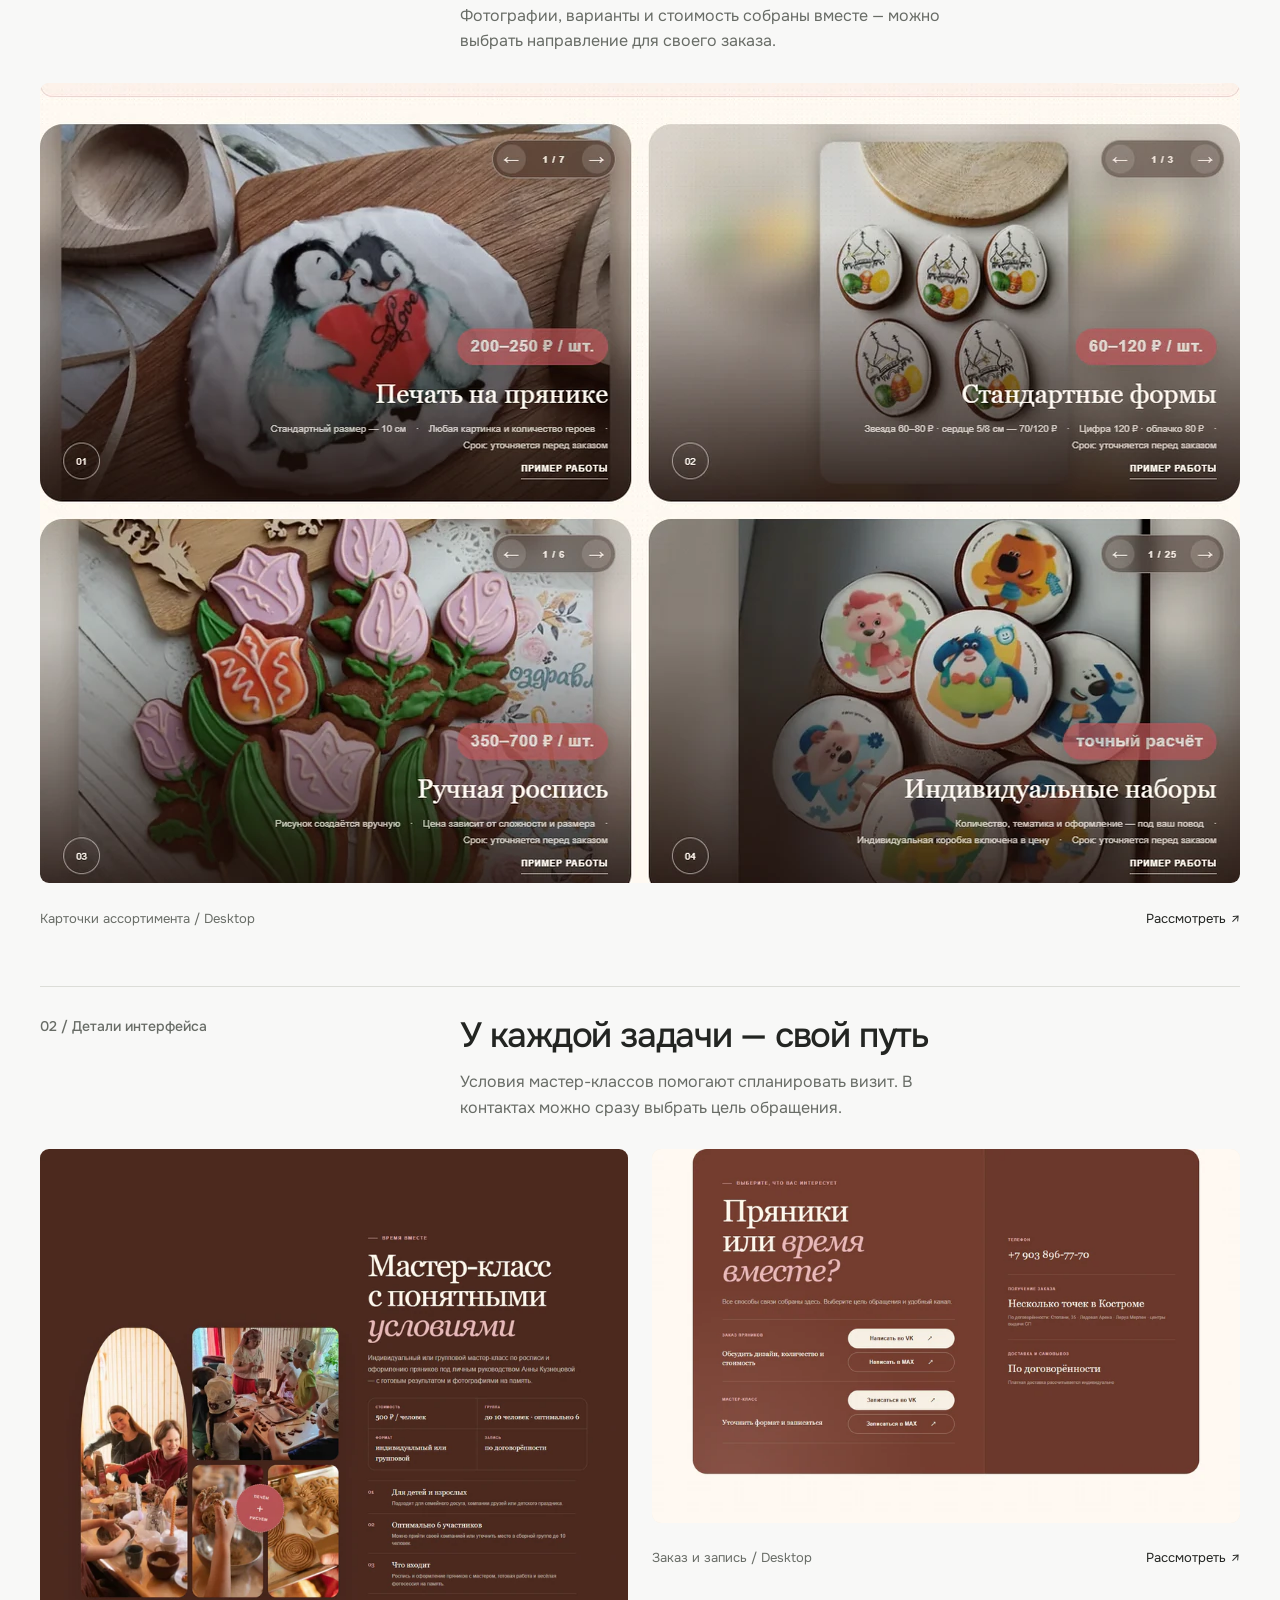
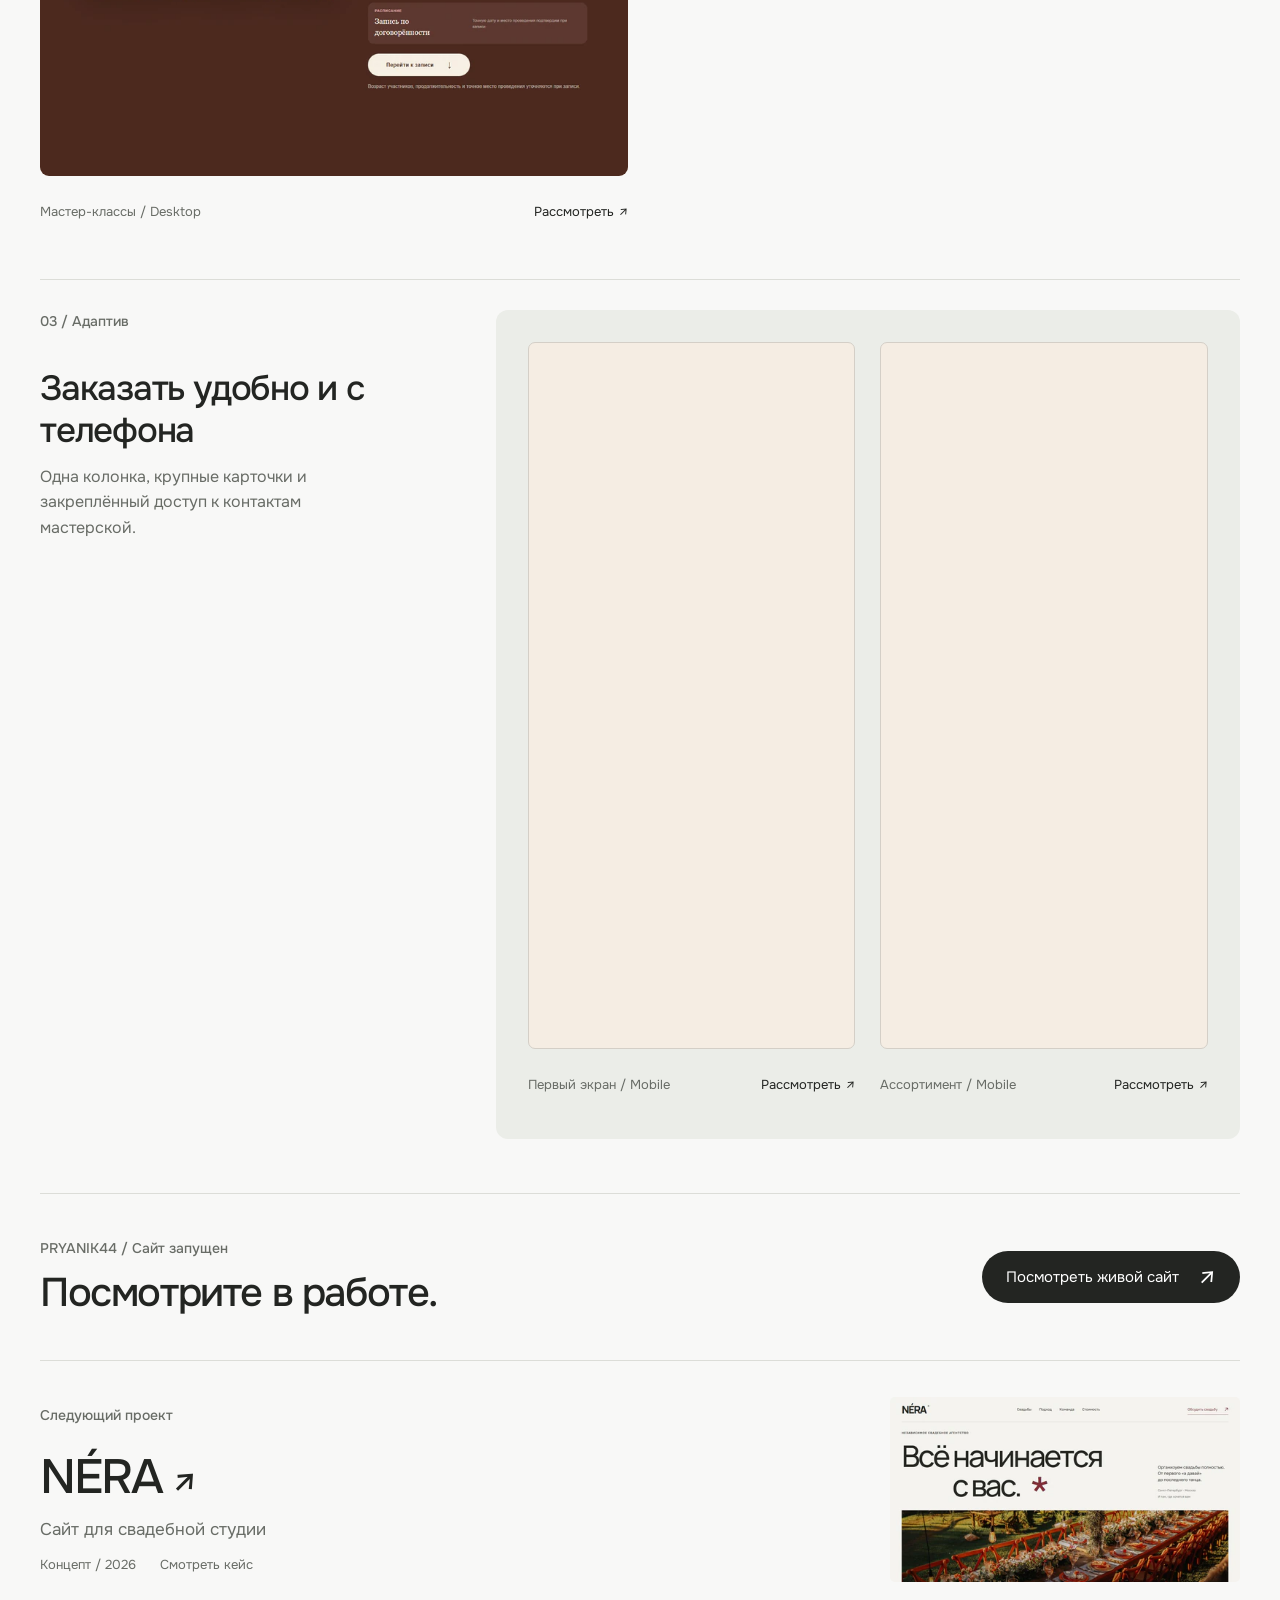
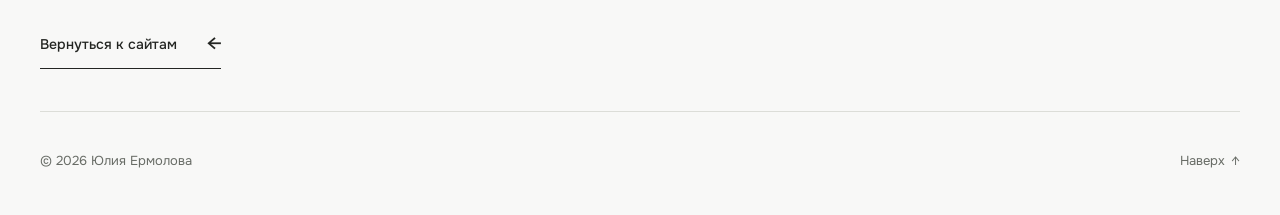
<file: projects/pryanik44/index.html>
<!doctype html><html lang="ru"><head><meta charset="UTF-8"><meta name="viewport" content="width=device-width, initial-scale=1"><title>PRYANIK44 — кейс в портфолио · Юлия Ермолова</title><meta name="description" content="Коммерческий проект PRYANIK44: структура, дизайн, адаптив и запуск сайта мастерской авторских пряников. Кейс Юлии Ермоловой."><link rel="preload" href="/assets/onest-1.woff2" as="font" type="font/woff2" crossorigin><link rel="preload" href="/assets/onest-6.woff2" as="font" type="font/woff2" crossorigin><link rel="stylesheet" href="/fonts.css"><link rel="stylesheet" href="/styles-06619f588ee4.css"><script src="/app.js" defer></script></head><body><a class="skip-link" href="#main">К содержанию</a><header class="header shell"><a class="brand" href="/">Юлия Ермолова<span class="brand-role">Веб-дизайнер</span></a><button class="menu-toggle" aria-label="Открыть меню" aria-expanded="false" aria-controls="navigation"><span></span><span></span></button><nav id="navigation" aria-label="Основная навигация"><a href="/sites/">Сайты</a><a href="/presentations/">Презентации</a><a href="/#about">Обо мне</a><a href="/#contact">Контакты <span aria-hidden="true">↗</span></a></nav></header><main id="main">
<article class="case shell case-pryanik44">
<a class="back-link" href="/sites/"><span aria-hidden="true">←</span> Все сайты</a>
<header class="case-heading"><p class="eyebrow ">Коммерческий проект / 2026</p><div class="case-title-row"><div><h1>PRYANIK44</h1><p>Сайт для мастерской авторских пряников.</p></div></div></header>
<figure class="case-cover"><a href="/assets/pryanik-desktop-1440.webp" target="_blank" rel="noopener" aria-label="Рассмотреть макет PRYANIK44"><img src="/assets/pryanik-desktop-preview-1440.webp" srcset="/assets/pryanik-desktop-preview-240.webp 240w, /assets/pryanik-desktop-preview-480.webp 480w, /assets/pryanik-desktop-preview-800.webp 800w, /assets/pryanik-desktop-preview-1200.webp 1200w, /assets/pryanik-desktop-preview-1440.webp 1440w" sizes="(max-width: 767px) calc(100vw - 40px), (max-width: 1328px) calc(100vw - 80px), 1248px" width="1440" height="1000" alt="Первый экран PRYANIK44: пряники на заказ и фотография расписных пряников" decoding="async" fetchpriority="high"></a></figure>
<dl class="case-facts"><div><dt>Тип</dt><dd>Коммерческий проект</dd></div><div><dt>Моя роль</dt><dd>Структура · Дизайн · Адаптив · Запуск</dd></div><div><dt>Год</dt><dd>2026</dd></div></dl>

<section class="case-summary" aria-label="Задача и решение"><div><h2>Задача</h2><p>Показать ассортимент мастерской, передать характер ручной работы и сделать путь от знакомства с пряниками до заказа понятным.</p></div><div><h2>Решение</h2><p>В основе — фотографии настоящих работ и тёплая визуальная система. Ассортимент собран по видам пряников с базовыми ценами. Мастер-классы получили отдельный блок с условиями, а обращения разделены на заказ пряников и запись к мастеру.</p></div></section>
<section class="case-block " aria-labelledby="catalog-title"><div class="case-section-head"><span class="section-label">01 / Ассортимент</span><div><h2 id="catalog-title">Работы говорят за себя</h2><p>Фотографии, варианты и стоимость собраны вместе — можно выбрать направление для своего заказа.</p></div></div><div class="case-single"><figure class="case-figure catalog-figure"><a href="/assets/pryanik-catalog-1240.webp" target="_blank" rel="noopener" aria-label="Рассмотреть: Каталог с фотографиями пряников, базовыми ценами и переключателями галереи"><img src="/assets/pryanik-catalog-preview-1240.webp" srcset="/assets/pryanik-catalog-preview-240.webp 240w, /assets/pryanik-catalog-preview-480.webp 480w, /assets/pryanik-catalog-preview-800.webp 800w, /assets/pryanik-catalog-preview-1200.webp 1200w, /assets/pryanik-catalog-preview-1240.webp 1240w" sizes="(max-width: 767px) calc(100vw - 40px), (max-width: 1328px) calc(100vw - 80px), 1248px" width="1240" height="1562" alt="Каталог с фотографиями пряников, базовыми ценами и переключателями галереи" decoding="async" loading="lazy"></a><figcaption><span>Карточки ассортимента / Desktop</span><a href="/assets/pryanik-catalog-1240.webp" target="_blank" rel="noopener" aria-label="Рассмотреть: Карточки ассортимента / Desktop">Рассмотреть <span aria-hidden="true">↗</span></a></figcaption></figure></div></section><section class="case-block " aria-labelledby="details-title"><div class="case-section-head"><span class="section-label">02 / Детали интерфейса</span><div><h2 id="details-title">У каждой задачи — свой путь</h2><p>Условия мастер-классов помогают спланировать визит. В контактах можно сразу выбрать цель обращения.</p></div></div><div class="case-details"><figure class="case-figure "><a href="/assets/pryanik-workshop-1440.webp" target="_blank" rel="noopener" aria-label="Рассмотреть: Фотографии и условия пряничного мастер-класса"><img src="/assets/pryanik-workshop-preview-1440.webp" srcset="/assets/pryanik-workshop-preview-240.webp 240w, /assets/pryanik-workshop-preview-480.webp 480w, /assets/pryanik-workshop-preview-800.webp 800w, /assets/pryanik-workshop-preview-1200.webp 1200w, /assets/pryanik-workshop-preview-1440.webp 1440w" sizes="(max-width: 767px) calc(100vw - 40px), (max-width: 1328px) calc((100vw - 104px) / 2), 612px" width="1440" height="1536" alt="Фотографии и условия пряничного мастер-класса" decoding="async" loading="lazy"></a><figcaption><span>Мастер-классы / Desktop</span><a href="/assets/pryanik-workshop-1440.webp" target="_blank" rel="noopener" aria-label="Рассмотреть: Мастер-классы / Desktop">Рассмотреть <span aria-hidden="true">↗</span></a></figcaption></figure><figure class="case-figure "><a href="/assets/pryanik-contact-1440.webp" target="_blank" rel="noopener" aria-label="Рассмотреть: Раздельные способы связи для заказа и записи на мастер-класс"><img src="/assets/pryanik-contact-preview-1440.webp" srcset="/assets/pryanik-contact-preview-240.webp 240w, /assets/pryanik-contact-preview-480.webp 480w, /assets/pryanik-contact-preview-800.webp 800w, /assets/pryanik-contact-preview-1200.webp 1200w, /assets/pryanik-contact-preview-1440.webp 1440w" sizes="(max-width: 767px) calc(100vw - 40px), (max-width: 1328px) calc((100vw - 104px) / 2), 612px" width="1440" height="914" alt="Раздельные способы связи для заказа и записи на мастер-класс" decoding="async" loading="lazy"></a><figcaption><span>Заказ и запись / Desktop</span><a href="/assets/pryanik-contact-1440.webp" target="_blank" rel="noopener" aria-label="Рассмотреть: Заказ и запись / Desktop">Рассмотреть <span aria-hidden="true">↗</span></a></figcaption></figure></div></section><section class="case-block case-mobile" aria-labelledby="mobile-title"><div class="case-section-head"><span class="section-label">03 / Адаптив</span><div><h2 id="mobile-title">Заказать удобно и с телефона</h2><p>Одна колонка, крупные карточки и закреплённый доступ к контактам мастерской.</p></div></div><div class="mobile-screens"><figure class="case-figure "><a href="/assets/pryanik-mobile-390.webp" target="_blank" rel="noopener" aria-label="Рассмотреть: Мобильный первый экран PRYANIK44 с закреплённой кнопкой связи"><img src="/assets/pryanik-mobile-preview-390.webp" srcset="/assets/pryanik-mobile-preview-240.webp 240w, /assets/pryanik-mobile-preview-390.webp 390w" sizes="(max-width: 767px) calc(100vw - 84px), 390px" width="390" height="844" alt="Мобильный первый экран PRYANIK44 с закреплённой кнопкой связи" decoding="async" loading="lazy"></a><figcaption><span>Первый экран / Mobile</span><a href="/assets/pryanik-mobile-390.webp" target="_blank" rel="noopener" aria-label="Рассмотреть: Первый экран / Mobile">Рассмотреть <span aria-hidden="true">↗</span></a></figcaption></figure><figure class="case-figure "><a href="/assets/pryanik-mobile-catalog-390.webp" target="_blank" rel="noopener" aria-label="Рассмотреть: Карточка пряников с фотографией, ценой и галереей на телефоне"><img src="/assets/pryanik-mobile-catalog-preview-390.webp" srcset="/assets/pryanik-mobile-catalog-preview-240.webp 240w, /assets/pryanik-mobile-catalog-preview-390.webp 390w" sizes="(max-width: 767px) calc(100vw - 84px), 390px" width="390" height="844" alt="Карточка пряников с фотографией, ценой и галереей на телефоне" decoding="async" loading="lazy"></a><figcaption><span>Ассортимент / Mobile</span><a href="/assets/pryanik-mobile-catalog-390.webp" target="_blank" rel="noopener" aria-label="Рассмотреть: Ассортимент / Mobile">Рассмотреть <span aria-hidden="true">↗</span></a></figcaption></figure></div></section><div class="case-outro"><div><p class="eyebrow">PRYANIK44 / Сайт запущен</p><h2>Посмотрите в работе.</h2></div><a class="button" href="https://pryanik44.online/" target="_blank" rel="noopener noreferrer">Посмотреть живой сайт <span aria-hidden="true">↗</span></a></div>
<aside aria-label="Следующий проект"><a class="next-project" href="/projects/nera" aria-label="Следующий проект: NÉRA"><div><p class="eyebrow">Следующий проект</p><h2>NÉRA <span aria-hidden="true">↗</span></h2><p>Сайт для свадебной студии</p><div class="next-meta"><span>Концепт / 2026</span><span>Смотреть кейс</span></div></div><img src="/assets/nera-desktop-preview-1440.webp" srcset="/assets/nera-desktop-preview-240.webp 240w, /assets/nera-desktop-preview-480.webp 480w, /assets/nera-desktop-preview-800.webp 800w, /assets/nera-desktop-preview-1200.webp 1200w, /assets/nera-desktop-preview-1440.webp 1440w" sizes="(max-width: 767px) 120px, 350px" width="1440" height="1100" alt="Первый экран NÉRA: Всё начинается с вас и свадебный ужин в саду" decoding="async" loading="lazy"></a></aside>
<a class="text-link return-projects" href="/sites/">Вернуться к сайтам <span aria-hidden="true">←</span></a>
</article></main><footer class="footer shell"><span>© 2026 Юлия Ермолова</span><a href="#main">Наверх <span aria-hidden="true">↑</span></a></footer></body></html>
</file>
<file: fonts.css>
/* cyrillic-ext */
@font-face {
  font-family: 'Onest';
  font-style: normal;
  font-weight: 400;
  font-display: swap;
  src: url(/assets/onest-0.woff2) format('woff2');
  unicode-range: U+0460-052F, U+1C80-1C8A, U+20B4, U+2DE0-2DFF, U+A640-A69F, U+FE2E-FE2F;
}
/* cyrillic */
@font-face {
  font-family: 'Onest';
  font-style: normal;
  font-weight: 400;
  font-display: swap;
  src: url(/assets/onest-1.woff2) format('woff2');
  unicode-range: U+0301, U+0400-045F, U+0490-0491, U+04B0-04B1, U+2116;
}
/* math */
@font-face {
  font-family: 'Onest';
  font-style: normal;
  font-weight: 400;
  font-display: swap;
  src: url(/assets/onest-2.woff2) format('woff2');
  unicode-range: U+0302-0303, U+0305, U+0307-0308, U+0310, U+0312, U+0315, U+031A, U+0326-0327, U+032C, U+032F-0330, U+0332-0333, U+0338, U+033A, U+0346, U+034D, U+0391-03A1, U+03A3-03A9, U+03B1-03C9, U+03D1, U+03D5-03D6, U+03F0-03F1, U+03F4-03F5, U+2016-2017, U+2034-2038, U+203C, U+2040, U+2043, U+2047, U+2050, U+2057, U+205F, U+2070-2071, U+2074-208E, U+2090-209C, U+20D0-20DC, U+20E1, U+20E5-20EF, U+2100-2112, U+2114-2115, U+2117-2121, U+2123-214F, U+2190, U+2192, U+2194-21AE, U+21B0-21E5, U+21F1-21F2, U+21F4-2211, U+2213-2214, U+2216-22FF, U+2308-230B, U+2310, U+2319, U+231C-2321, U+2336-237A, U+237C, U+2395, U+239B-23B7, U+23D0, U+23DC-23E1, U+2474-2475, U+25AF, U+25B3, U+25B7, U+25BD, U+25C1, U+25CA, U+25CC, U+25FB, U+266D-266F, U+27C0-27FF, U+2900-2AFF, U+2B0E-2B11, U+2B30-2B4C, U+2BFE, U+3030, U+FF5B, U+FF5D, U+1D400-1D7FF, U+1EE00-1EEFF;
}
/* symbols */
@font-face {
  font-family: 'Onest';
  font-style: normal;
  font-weight: 400;
  font-display: swap;
  src: url(/assets/onest-3.woff2) format('woff2');
  unicode-range: U+0001-000C, U+000E-001F, U+007F-009F, U+20DD-20E0, U+20E2-20E4, U+2150-218F, U+2190, U+2192, U+2194-2199, U+21AF, U+21E6-21F0, U+21F3, U+2218-2219, U+2299, U+22C4-22C6, U+2300-243F, U+2440-244A, U+2460-24FF, U+25A0-27BF, U+2800-28FF, U+2921-2922, U+2981, U+29BF, U+29EB, U+2B00-2BFF, U+4DC0-4DFF, U+FFF9-FFFB, U+10140-1018E, U+10190-1019C, U+101A0, U+101D0-101FD, U+102E0-102FB, U+10E60-10E7E, U+1D2C0-1D2D3, U+1D2E0-1D37F, U+1F000-1F0FF, U+1F100-1F1AD, U+1F1E6-1F1FF, U+1F30D-1F30F, U+1F315, U+1F31C, U+1F31E, U+1F320-1F32C, U+1F336, U+1F378, U+1F37D, U+1F382, U+1F393-1F39F, U+1F3A7-1F3A8, U+1F3AC-1F3AF, U+1F3C2, U+1F3C4-1F3C6, U+1F3CA-1F3CE, U+1F3D4-1F3E0, U+1F3ED, U+1F3F1-1F3F3, U+1F3F5-1F3F7, U+1F408, U+1F415, U+1F41F, U+1F426, U+1F43F, U+1F441-1F442, U+1F444, U+1F446-1F449, U+1F44C-1F44E, U+1F453, U+1F46A, U+1F47D, U+1F4A3, U+1F4B0, U+1F4B3, U+1F4B9, U+1F4BB, U+1F4BF, U+1F4C8-1F4CB, U+1F4D6, U+1F4DA, U+1F4DF, U+1F4E3-1F4E6, U+1F4EA-1F4ED, U+1F4F7, U+1F4F9-1F4FB, U+1F4FD-1F4FE, U+1F503, U+1F507-1F50B, U+1F50D, U+1F512-1F513, U+1F53E-1F54A, U+1F54F-1F5FA, U+1F610, U+1F650-1F67F, U+1F687, U+1F68D, U+1F691, U+1F694, U+1F698, U+1F6AD, U+1F6B2, U+1F6B9-1F6BA, U+1F6BC, U+1F6C6-1F6CF, U+1F6D3-1F6D7, U+1F6E0-1F6EA, U+1F6F0-1F6F3, U+1F6F7-1F6FC, U+1F700-1F7FF, U+1F800-1F80B, U+1F810-1F847, U+1F850-1F859, U+1F860-1F887, U+1F890-1F8AD, U+1F8B0-1F8BB, U+1F8C0-1F8C1, U+1F900-1F90B, U+1F93B, U+1F946, U+1F984, U+1F996, U+1F9E9, U+1FA00-1FA6F, U+1FA70-1FA7C, U+1FA80-1FA89, U+1FA8F-1FAC6, U+1FACE-1FADC, U+1FADF-1FAE9, U+1FAF0-1FAF8, U+1FB00-1FBFF;
}
/* vietnamese */
@font-face {
  font-family: 'Onest';
  font-style: normal;
  font-weight: 400;
  font-display: swap;
  src: url(/assets/onest-4.woff2) format('woff2');
  unicode-range: U+0102-0103, U+0110-0111, U+0128-0129, U+0168-0169, U+01A0-01A1, U+01AF-01B0, U+0300-0301, U+0303-0304, U+0308-0309, U+0323, U+0329, U+1EA0-1EF9, U+20AB;
}
/* latin-ext */
@font-face {
  font-family: 'Onest';
  font-style: normal;
  font-weight: 400;
  font-display: swap;
  src: url(/assets/onest-5.woff2) format('woff2');
  unicode-range: U+0100-02BA, U+02BD-02C5, U+02C7-02CC, U+02CE-02D7, U+02DD-02FF, U+0304, U+0308, U+0329, U+1D00-1DBF, U+1E00-1E9F, U+1EF2-1EFF, U+2020, U+20A0-20AB, U+20AD-20C0, U+2113, U+2C60-2C7F, U+A720-A7FF;
}
/* latin */
@font-face {
  font-family: 'Onest';
  font-style: normal;
  font-weight: 400;
  font-display: swap;
  src: url(/assets/onest-6.woff2) format('woff2');
  unicode-range: U+0000-00FF, U+0131, U+0152-0153, U+02BB-02BC, U+02C6, U+02DA, U+02DC, U+0304, U+0308, U+0329, U+2000-206F, U+20AC, U+2122, U+2191, U+2193, U+2212, U+2215, U+FEFF, U+FFFD;
}
/* cyrillic-ext */
@font-face {
  font-family: 'Onest';
  font-style: normal;
  font-weight: 500;
  font-display: swap;
  src: url(/assets/onest-0.woff2) format('woff2');
  unicode-range: U+0460-052F, U+1C80-1C8A, U+20B4, U+2DE0-2DFF, U+A640-A69F, U+FE2E-FE2F;
}
/* cyrillic */
@font-face {
  font-family: 'Onest';
  font-style: normal;
  font-weight: 500;
  font-display: swap;
  src: url(/assets/onest-1.woff2) format('woff2');
  unicode-range: U+0301, U+0400-045F, U+0490-0491, U+04B0-04B1, U+2116;
}
/* math */
@font-face {
  font-family: 'Onest';
  font-style: normal;
  font-weight: 500;
  font-display: swap;
  src: url(/assets/onest-2.woff2) format('woff2');
  unicode-range: U+0302-0303, U+0305, U+0307-0308, U+0310, U+0312, U+0315, U+031A, U+0326-0327, U+032C, U+032F-0330, U+0332-0333, U+0338, U+033A, U+0346, U+034D, U+0391-03A1, U+03A3-03A9, U+03B1-03C9, U+03D1, U+03D5-03D6, U+03F0-03F1, U+03F4-03F5, U+2016-2017, U+2034-2038, U+203C, U+2040, U+2043, U+2047, U+2050, U+2057, U+205F, U+2070-2071, U+2074-208E, U+2090-209C, U+20D0-20DC, U+20E1, U+20E5-20EF, U+2100-2112, U+2114-2115, U+2117-2121, U+2123-214F, U+2190, U+2192, U+2194-21AE, U+21B0-21E5, U+21F1-21F2, U+21F4-2211, U+2213-2214, U+2216-22FF, U+2308-230B, U+2310, U+2319, U+231C-2321, U+2336-237A, U+237C, U+2395, U+239B-23B7, U+23D0, U+23DC-23E1, U+2474-2475, U+25AF, U+25B3, U+25B7, U+25BD, U+25C1, U+25CA, U+25CC, U+25FB, U+266D-266F, U+27C0-27FF, U+2900-2AFF, U+2B0E-2B11, U+2B30-2B4C, U+2BFE, U+3030, U+FF5B, U+FF5D, U+1D400-1D7FF, U+1EE00-1EEFF;
}
/* symbols */
@font-face {
  font-family: 'Onest';
  font-style: normal;
  font-weight: 500;
  font-display: swap;
  src: url(/assets/onest-3.woff2) format('woff2');
  unicode-range: U+0001-000C, U+000E-001F, U+007F-009F, U+20DD-20E0, U+20E2-20E4, U+2150-218F, U+2190, U+2192, U+2194-2199, U+21AF, U+21E6-21F0, U+21F3, U+2218-2219, U+2299, U+22C4-22C6, U+2300-243F, U+2440-244A, U+2460-24FF, U+25A0-27BF, U+2800-28FF, U+2921-2922, U+2981, U+29BF, U+29EB, U+2B00-2BFF, U+4DC0-4DFF, U+FFF9-FFFB, U+10140-1018E, U+10190-1019C, U+101A0, U+101D0-101FD, U+102E0-102FB, U+10E60-10E7E, U+1D2C0-1D2D3, U+1D2E0-1D37F, U+1F000-1F0FF, U+1F100-1F1AD, U+1F1E6-1F1FF, U+1F30D-1F30F, U+1F315, U+1F31C, U+1F31E, U+1F320-1F32C, U+1F336, U+1F378, U+1F37D, U+1F382, U+1F393-1F39F, U+1F3A7-1F3A8, U+1F3AC-1F3AF, U+1F3C2, U+1F3C4-1F3C6, U+1F3CA-1F3CE, U+1F3D4-1F3E0, U+1F3ED, U+1F3F1-1F3F3, U+1F3F5-1F3F7, U+1F408, U+1F415, U+1F41F, U+1F426, U+1F43F, U+1F441-1F442, U+1F444, U+1F446-1F449, U+1F44C-1F44E, U+1F453, U+1F46A, U+1F47D, U+1F4A3, U+1F4B0, U+1F4B3, U+1F4B9, U+1F4BB, U+1F4BF, U+1F4C8-1F4CB, U+1F4D6, U+1F4DA, U+1F4DF, U+1F4E3-1F4E6, U+1F4EA-1F4ED, U+1F4F7, U+1F4F9-1F4FB, U+1F4FD-1F4FE, U+1F503, U+1F507-1F50B, U+1F50D, U+1F512-1F513, U+1F53E-1F54A, U+1F54F-1F5FA, U+1F610, U+1F650-1F67F, U+1F687, U+1F68D, U+1F691, U+1F694, U+1F698, U+1F6AD, U+1F6B2, U+1F6B9-1F6BA, U+1F6BC, U+1F6C6-1F6CF, U+1F6D3-1F6D7, U+1F6E0-1F6EA, U+1F6F0-1F6F3, U+1F6F7-1F6FC, U+1F700-1F7FF, U+1F800-1F80B, U+1F810-1F847, U+1F850-1F859, U+1F860-1F887, U+1F890-1F8AD, U+1F8B0-1F8BB, U+1F8C0-1F8C1, U+1F900-1F90B, U+1F93B, U+1F946, U+1F984, U+1F996, U+1F9E9, U+1FA00-1FA6F, U+1FA70-1FA7C, U+1FA80-1FA89, U+1FA8F-1FAC6, U+1FACE-1FADC, U+1FADF-1FAE9, U+1FAF0-1FAF8, U+1FB00-1FBFF;
}
/* vietnamese */
@font-face {
  font-family: 'Onest';
  font-style: normal;
  font-weight: 500;
  font-display: swap;
  src: url(/assets/onest-4.woff2) format('woff2');
  unicode-range: U+0102-0103, U+0110-0111, U+0128-0129, U+0168-0169, U+01A0-01A1, U+01AF-01B0, U+0300-0301, U+0303-0304, U+0308-0309, U+0323, U+0329, U+1EA0-1EF9, U+20AB;
}
/* latin-ext */
@font-face {
  font-family: 'Onest';
  font-style: normal;
  font-weight: 500;
  font-display: swap;
  src: url(/assets/onest-5.woff2) format('woff2');
  unicode-range: U+0100-02BA, U+02BD-02C5, U+02C7-02CC, U+02CE-02D7, U+02DD-02FF, U+0304, U+0308, U+0329, U+1D00-1DBF, U+1E00-1E9F, U+1EF2-1EFF, U+2020, U+20A0-20AB, U+20AD-20C0, U+2113, U+2C60-2C7F, U+A720-A7FF;
}
/* latin */
@font-face {
  font-family: 'Onest';
  font-style: normal;
  font-weight: 500;
  font-display: swap;
  src: url(/assets/onest-6.woff2) format('woff2');
  unicode-range: U+0000-00FF, U+0131, U+0152-0153, U+02BB-02BC, U+02C6, U+02DA, U+02DC, U+0304, U+0308, U+0329, U+2000-206F, U+20AC, U+2122, U+2191, U+2193, U+2212, U+2215, U+FEFF, U+FFFD;
}
/* cyrillic-ext */
@font-face {
  font-family: 'Onest';
  font-style: normal;
  font-weight: 600;
  font-display: swap;
  src: url(/assets/onest-0.woff2) format('woff2');
  unicode-range: U+0460-052F, U+1C80-1C8A, U+20B4, U+2DE0-2DFF, U+A640-A69F, U+FE2E-FE2F;
}
/* cyrillic */
@font-face {
  font-family: 'Onest';
  font-style: normal;
  font-weight: 600;
  font-display: swap;
  src: url(/assets/onest-1.woff2) format('woff2');
  unicode-range: U+0301, U+0400-045F, U+0490-0491, U+04B0-04B1, U+2116;
}
/* math */
@font-face {
  font-family: 'Onest';
  font-style: normal;
  font-weight: 600;
  font-display: swap;
  src: url(/assets/onest-2.woff2) format('woff2');
  unicode-range: U+0302-0303, U+0305, U+0307-0308, U+0310, U+0312, U+0315, U+031A, U+0326-0327, U+032C, U+032F-0330, U+0332-0333, U+0338, U+033A, U+0346, U+034D, U+0391-03A1, U+03A3-03A9, U+03B1-03C9, U+03D1, U+03D5-03D6, U+03F0-03F1, U+03F4-03F5, U+2016-2017, U+2034-2038, U+203C, U+2040, U+2043, U+2047, U+2050, U+2057, U+205F, U+2070-2071, U+2074-208E, U+2090-209C, U+20D0-20DC, U+20E1, U+20E5-20EF, U+2100-2112, U+2114-2115, U+2117-2121, U+2123-214F, U+2190, U+2192, U+2194-21AE, U+21B0-21E5, U+21F1-21F2, U+21F4-2211, U+2213-2214, U+2216-22FF, U+2308-230B, U+2310, U+2319, U+231C-2321, U+2336-237A, U+237C, U+2395, U+239B-23B7, U+23D0, U+23DC-23E1, U+2474-2475, U+25AF, U+25B3, U+25B7, U+25BD, U+25C1, U+25CA, U+25CC, U+25FB, U+266D-266F, U+27C0-27FF, U+2900-2AFF, U+2B0E-2B11, U+2B30-2B4C, U+2BFE, U+3030, U+FF5B, U+FF5D, U+1D400-1D7FF, U+1EE00-1EEFF;
}
/* symbols */
@font-face {
  font-family: 'Onest';
  font-style: normal;
  font-weight: 600;
  font-display: swap;
  src: url(/assets/onest-3.woff2) format('woff2');
  unicode-range: U+0001-000C, U+000E-001F, U+007F-009F, U+20DD-20E0, U+20E2-20E4, U+2150-218F, U+2190, U+2192, U+2194-2199, U+21AF, U+21E6-21F0, U+21F3, U+2218-2219, U+2299, U+22C4-22C6, U+2300-243F, U+2440-244A, U+2460-24FF, U+25A0-27BF, U+2800-28FF, U+2921-2922, U+2981, U+29BF, U+29EB, U+2B00-2BFF, U+4DC0-4DFF, U+FFF9-FFFB, U+10140-1018E, U+10190-1019C, U+101A0, U+101D0-101FD, U+102E0-102FB, U+10E60-10E7E, U+1D2C0-1D2D3, U+1D2E0-1D37F, U+1F000-1F0FF, U+1F100-1F1AD, U+1F1E6-1F1FF, U+1F30D-1F30F, U+1F315, U+1F31C, U+1F31E, U+1F320-1F32C, U+1F336, U+1F378, U+1F37D, U+1F382, U+1F393-1F39F, U+1F3A7-1F3A8, U+1F3AC-1F3AF, U+1F3C2, U+1F3C4-1F3C6, U+1F3CA-1F3CE, U+1F3D4-1F3E0, U+1F3ED, U+1F3F1-1F3F3, U+1F3F5-1F3F7, U+1F408, U+1F415, U+1F41F, U+1F426, U+1F43F, U+1F441-1F442, U+1F444, U+1F446-1F449, U+1F44C-1F44E, U+1F453, U+1F46A, U+1F47D, U+1F4A3, U+1F4B0, U+1F4B3, U+1F4B9, U+1F4BB, U+1F4BF, U+1F4C8-1F4CB, U+1F4D6, U+1F4DA, U+1F4DF, U+1F4E3-1F4E6, U+1F4EA-1F4ED, U+1F4F7, U+1F4F9-1F4FB, U+1F4FD-1F4FE, U+1F503, U+1F507-1F50B, U+1F50D, U+1F512-1F513, U+1F53E-1F54A, U+1F54F-1F5FA, U+1F610, U+1F650-1F67F, U+1F687, U+1F68D, U+1F691, U+1F694, U+1F698, U+1F6AD, U+1F6B2, U+1F6B9-1F6BA, U+1F6BC, U+1F6C6-1F6CF, U+1F6D3-1F6D7, U+1F6E0-1F6EA, U+1F6F0-1F6F3, U+1F6F7-1F6FC, U+1F700-1F7FF, U+1F800-1F80B, U+1F810-1F847, U+1F850-1F859, U+1F860-1F887, U+1F890-1F8AD, U+1F8B0-1F8BB, U+1F8C0-1F8C1, U+1F900-1F90B, U+1F93B, U+1F946, U+1F984, U+1F996, U+1F9E9, U+1FA00-1FA6F, U+1FA70-1FA7C, U+1FA80-1FA89, U+1FA8F-1FAC6, U+1FACE-1FADC, U+1FADF-1FAE9, U+1FAF0-1FAF8, U+1FB00-1FBFF;
}
/* vietnamese */
@font-face {
  font-family: 'Onest';
  font-style: normal;
  font-weight: 600;
  font-display: swap;
  src: url(/assets/onest-4.woff2) format('woff2');
  unicode-range: U+0102-0103, U+0110-0111, U+0128-0129, U+0168-0169, U+01A0-01A1, U+01AF-01B0, U+0300-0301, U+0303-0304, U+0308-0309, U+0323, U+0329, U+1EA0-1EF9, U+20AB;
}
/* latin-ext */
@font-face {
  font-family: 'Onest';
  font-style: normal;
  font-weight: 600;
  font-display: swap;
  src: url(/assets/onest-5.woff2) format('woff2');
  unicode-range: U+0100-02BA, U+02BD-02C5, U+02C7-02CC, U+02CE-02D7, U+02DD-02FF, U+0304, U+0308, U+0329, U+1D00-1DBF, U+1E00-1E9F, U+1EF2-1EFF, U+2020, U+20A0-20AB, U+20AD-20C0, U+2113, U+2C60-2C7F, U+A720-A7FF;
}
/* latin */
@font-face {
  font-family: 'Onest';
  font-style: normal;
  font-weight: 600;
  font-display: swap;
  src: url(/assets/onest-6.woff2) format('woff2');
  unicode-range: U+0000-00FF, U+0131, U+0152-0153, U+02BB-02BC, U+02C6, U+02DA, U+02DC, U+0304, U+0308, U+0329, U+2000-206F, U+20AC, U+2122, U+2191, U+2193, U+2212, U+2215, U+FEFF, U+FFFD;
}
</file>
<file: styles-06619f588ee4.css>
:root{--paper:#f8f8f7;--ink:#232522;--muted:#737671;--line:#dcddd8;--panel:#ebede8;--accent:#d9ee83;--radius:12px;--font:'Onest','Inter',Arial,sans-serif}
*{box-sizing:border-box}html{scroll-behavior:smooth;scroll-padding-top:24px}body{margin:0;background:var(--paper);color:var(--ink);font:400 16px/1.6 var(--font);-webkit-font-smoothing:antialiased}a{color:inherit;text-decoration:none}button{font:inherit}button,a{-webkit-tap-highlight-color:transparent}img{display:block;max-width:100%;height:auto}h1,h2,h3,p,figure{margin:0}h1,h2,h3{font-weight:500}a,button{touch-action:manipulation}::selection{background:var(--accent);color:var(--ink)}:focus-visible{outline:2px solid #526428;outline-offset:5px}.shell{width:calc(100% - 40px);max-width:1248px;margin-inline:auto}.muted{color:var(--muted)}.eyebrow,.section-label{font-size:14px;font-weight:500}.eyebrow{margin-bottom:18px}.header{position:relative;display:flex;align-items:center;justify-content:space-between;height:81px;border-bottom:1px solid var(--line);z-index:5}.brand{font-size:17px;font-weight:500;letter-spacing:-.03em;line-height:1.3}.brand-role{display:block;font-size:12px;font-weight:400;color:var(--muted);letter-spacing:0;margin-top:4px}.header nav{display:none}.menu-toggle{width:44px;height:44px;border:1px solid var(--line);background:transparent;border-radius:50%;display:grid;align-content:center;justify-content:center;gap:5px;cursor:pointer}.menu-toggle span{width:17px;height:1px;background:var(--ink);transition:transform .2s}.menu-toggle[aria-expanded=true] span:first-child{transform:translateY(3px) rotate(45deg)}.menu-toggle[aria-expanded=true] span:last-child{transform:translateY(-3px) rotate(-45deg)}.header nav.is-open{display:flex;position:absolute;top:80px;left:-20px;right:-20px;padding:18px 20px 24px;background:var(--paper);border-bottom:1px solid var(--line);flex-direction:column;gap:4px;box-shadow:0 20px 24px #2325220a}.header nav a{padding:12px 0}.hero{padding-block:34px 37px}.hero .eyebrow{font-size:13px;color:var(--muted);margin-bottom:15px}.hero h1{font-size:clamp(30px,8.05vw,36px);letter-spacing:-.045em;line-height:1.16}.hero h1 span{color:var(--muted)}.hero-aside{margin-top:20px}.hero-aside p{max-width:340px;color:var(--muted);line-height:1.55}.text-link{display:inline-flex;align-items:center;justify-content:space-between;gap:30px;border-bottom:1px solid var(--ink);padding-block:10px 8px;font-weight:500;font-size:14px;margin-top:13px}.text-link span{font-size:20px}.section-heading{display:flex;align-items:center;justify-content:space-between;padding-block:19px 21px;border-top:1px solid var(--line)}.section-heading h2{font-size:18px;letter-spacing:-.025em}.section-heading sup{font-size:11px;color:var(--muted);margin-left:5px;vertical-align:super}.section-note{display:none}.project-card{margin-bottom:34px}.project-preview{position:relative;overflow:hidden;border-radius:var(--radius);background:#eae2d7;aspect-ratio:1.35}.project-preview img{position:absolute;width:112%;max-width:none;left:-6%;top:4%;transition:transform .35s}.project-preview.nera{background:#e5e5df}.project-preview.nera img{width:112%;left:-6%;top:4%}.project-kind{position:absolute;left:12px;top:12px;background:rgba(255,255,255,.94);border:1px solid #23252214;border-radius:30px;padding:5px 10px;font-size:11px;font-weight:500}.preview-open{position:absolute;bottom:16px;right:16px;width:42px;height:42px;background:var(--ink);color:white;display:grid;place-items:center;border-radius:50%;font-size:22px}.project-caption{display:flex;justify-content:space-between;gap:14px;padding-top:15px}.project-caption h3{font-size:23px;line-height:1.2;letter-spacing:-.035em;margin-bottom:7px}.project-caption p{font-size:14px;line-height:1.45;color:var(--muted);max-width:260px}.project-meta{font-size:12px;color:var(--muted);display:flex;align-items:flex-end;flex-direction:column;gap:11px;white-space:nowrap}.project-meta span:last-child{display:none}.project-link{display:block;border-radius:var(--radius)}.about{border-top:1px solid var(--line);padding-block:32px 38px;margin-top:44px}.section-label{margin-bottom:24px}.about h2{font-size:30px;line-height:1.2;letter-spacing:-.04em}.about-main>p{margin-top:22px;max-width:590px;color:var(--muted)}.services{margin-top:27px;padding-top:23px;border-top:1px solid var(--line)}.services h3{font-size:14px;margin-bottom:12px}.services ul{list-style:none;padding:0;margin:0}.services li{font-size:16px;padding-block:6px}.contact{padding-block:33px 40px;border-top:1px solid var(--line)}.contact .eyebrow{color:var(--muted);margin-bottom:19px}.contact h2{font-size:29px;line-height:1.22;letter-spacing:-.045em}.button{display:inline-flex;align-items:center;justify-content:space-between;gap:36px;padding:14px 24px;background:var(--ink);color:white;border:0;border-radius:40px;font-size:15px;min-height:50px}.button span{font-size:24px;line-height:1}.contact-button{margin-top:25px;background:var(--accent);color:var(--ink)}.contact-button:disabled{cursor:not-allowed}.contact-pending>span{display:block;color:var(--muted);font-size:12px;margin-top:8px}.footer{display:flex;justify-content:space-between;gap:16px;border-top:1px solid var(--line);padding-block:23px 28px;color:var(--muted);font-size:12px}.footer a{white-space:nowrap}.skip-link{position:fixed;top:-80px;left:20px;background:var(--ink);color:white;padding:12px;z-index:20}.skip-link:focus{top:12px}
@media(min-width:768px){.shell{width:calc(100% - 80px)}.header{height:96px}.brand{font-size:19px}.brand-role{font-size:13px}.menu-toggle{display:none}.header nav,.header nav.is-open{display:flex;position:static;flex-direction:row;gap:36px;padding:0;border:0;box-shadow:none;font-size:14px;background:transparent}.header nav a{padding:10px 0}.hero{padding-block:49px 49px}.hero h1{font-size:44px}.hero-main{display:flex;justify-content:space-between;align-items:flex-end;gap:36px}.hero-aside{margin-top:0;width:250px;flex-shrink:0}.hero-aside p{font-size:15px}.hero .eyebrow{margin-bottom:21px}.section-heading{padding-block:22px}.section-heading h2{font-size:21px}.section-note{display:block;font-size:13px;color:var(--muted)}.project-preview{aspect-ratio:1.94;border-radius:16px}.project-preview img{width:86%;left:7%;top:6%;box-shadow:0 10px 45px #452f2015;border:1px solid #fff7;border-radius:5px}.project-preview.nera img{width:86%;left:7%;top:6%;border-radius:0}.project-kind{top:22px;left:22px;padding:6px 13px;font-size:12px}.preview-open{width:54px;height:54px;right:24px;bottom:24px;font-size:28px}.project-caption{padding-top:21px}.project-caption h3{font-size:28px}.project-caption p{font-size:16px;max-width:none}.project-meta{font-size:14px}.project-meta span:last-child{display:block;color:var(--ink)}.project-card{margin-bottom:46px}.about{display:grid;grid-template-columns:1fr 2fr;padding-block:48px 60px;margin-top:62px}.about h2{font-size:40px}.about-main>p{font-size:18px;max-width:560px}.services{display:grid;grid-template-columns:1fr 2fr;gap:20px;margin-top:35px;padding-top:26px}.services h3{margin-top:6px}.services li{font-size:17px}.contact{display:flex;justify-content:space-between;align-items:center;gap:28px;padding-block:55px 60px}.contact h2{font-size:40px}.contact-button{margin-top:0;min-width:180px}.footer{font-size:13px;padding-block:27px 32px}}
@media(min-width:1100px){.hero{padding-block:58px 62px}.hero h1{font-size:58px}.hero-aside{width:305px}.hero-aside p{font-size:16px}.hero .eyebrow{font-size:14px}.project-preview{aspect-ratio:2.05}.project-caption h3{font-size:30px}.project-card{margin-bottom:56px}.about{padding-block:61px 68px}.contact h2{font-size:46px}}
.back-link{display:inline-flex;align-items:center;gap:12px;font-size:14px;color:var(--muted);padding-block:23px 20px}.case-heading .eyebrow{font-size:12px;color:var(--muted);margin-bottom:10px}.case-heading h1{font-size:45px;line-height:1.15;letter-spacing:-.045em}.case-title-row>div>p{font-size:17px;line-height:1.5;margin-top:10px;color:var(--muted)}.case-title-row .text-link{margin-top:12px}.case-roles{padding-block:20px 23px;font-size:12px}.case-roles>span{color:var(--muted)}.case-roles p{margin-top:3px}.case-cover{overflow:hidden;border-radius:10px;background:#eae2d7;padding:14px 10px 0}.case-cover img{border-radius:3px 3px 0 0}.case-summary{padding-block:31px 7px;display:grid;gap:24px}.case-summary h2{font-size:16px;margin-bottom:9px}.case-summary p{color:var(--muted);font-size:16px;line-height:1.6}.case-block{margin-top:32px}.case-section-head{border-top:1px solid var(--line);padding-top:22px;margin-bottom:22px}.case-section-head .section-label{display:block;font-size:12px;color:var(--muted);margin-bottom:18px}.case-section-head h2{font-size:28px;line-height:1.2;letter-spacing:-.035em}.case-section-head p{color:var(--muted);margin-top:12px;max-width:520px}.case-figure{margin:0}.case-figure>a{display:block;border-radius:9px;overflow:hidden;background:#f5ede3}.case-figure img{width:100%;height:auto}.case-figure figcaption{display:flex;justify-content:space-between;gap:12px;font-size:11px;color:var(--muted);padding-top:10px}.case-figure figcaption a{color:var(--ink);white-space:nowrap}.case-details{display:grid;gap:26px}.small-note{display:block;margin-top:16px;color:var(--muted);font-size:12px}.mobile-screens{background:var(--panel);border-radius:12px;padding:22px;display:grid;gap:28px}.mobile-screens .case-figure{max-width:390px;margin-inline:auto;width:100%}.mobile-screens .case-figure>a{border:1px solid #d4cfc7;border-radius:7px}.case-outro{margin-top:38px;padding-block:30px;border-top:1px solid var(--line);border-bottom:1px solid var(--line)}.case-outro .eyebrow{font-size:12px;color:var(--muted);margin-bottom:10px}.case-outro h2{font-size:29px;line-height:1.2;letter-spacing:-.035em}.case-outro .button{margin-top:22px}.next-project{padding-block:28px;display:grid;grid-template-columns:1fr 120px;gap:15px;align-items:center}.next-project .eyebrow{font-size:12px;color:var(--muted);margin-bottom:12px}.next-project h2{font-size:30px;letter-spacing:-.04em}.next-project p:not(.eyebrow){font-size:14px;color:var(--muted)}.next-project img{border-radius:5px}.next-meta{display:flex;flex-direction:column;gap:2px;font-size:11px;color:var(--muted);margin-top:12px}.return-projects{margin:0 0 35px}.catalog-figure>a{max-height:850px;overflow:hidden}
@media(min-width:768px){.back-link{padding-block:30px}.case-heading .eyebrow{font-size:14px}.case-heading h1{font-size:64px}.case-title-row{display:flex;align-items:flex-end;justify-content:space-between;gap:32px}.case-title-row>div>p{font-size:21px}.mobile-break{display:none}.case-title-row .text-link{margin:0 0 3px}.case-roles{display:flex;gap:32px;font-size:14px;padding-block:25px 30px}.case-roles p{margin:0}.case-cover{padding:40px 55px 0;border-radius:16px}.case-summary{grid-template-columns:1fr 1fr;gap:64px;padding-block:43px 12px}.case-summary h2{font-size:18px}.case-summary p{font-size:17px}.case-block{margin-top:45px}.case-section-head{display:grid;grid-template-columns:1fr 2fr;gap:30px;padding-top:28px;margin-bottom:29px}.case-section-head .section-label{font-size:14px}.case-section-head h2{font-size:35px}.case-figure figcaption{font-size:13px;padding-top:14px}.case-details{grid-template-columns:1fr 1fr;align-items:start;gap:24px}.case-details .case-figure>a{height:540px}.case-details img{height:100%;object-fit:cover;object-position:top}.mobile-screens{grid-template-columns:1fr 1fr;gap:55px;padding:42px 65px;align-items:start}.case-outro{display:flex;align-items:center;justify-content:space-between;padding-block:43px;margin-top:54px}.case-outro h2{font-size:40px}.case-outro .eyebrow{font-size:14px}.case-outro .button{margin:0}.next-project{grid-template-columns:1fr 350px;padding-block:36px;gap:40px}.next-project h2{font-size:48px}.next-project .eyebrow{font-size:14px}.next-project p:not(.eyebrow){font-size:17px}.next-meta{flex-direction:row;gap:24px;font-size:13px}.next-project img{max-height:185px;width:100%;object-fit:cover;object-position:top}.return-projects{margin-bottom:42px}}
@media(min-width:1100px){.case-heading h1{font-size:76px}.case-summary{grid-template-columns:1fr 1.25fr;gap:130px}.case-details .case-figure>a{height:640px}.case-mobile{display:grid;grid-template-columns:1fr 1.8fr;gap:42px;padding-top:30px;border-top:1px solid var(--line)}.case-mobile .case-section-head{display:block;border:0;padding:0}.case-mobile .section-label{margin-bottom:35px}.case-mobile .case-section-head p{max-width:320px}.mobile-screens{padding:32px;gap:25px}}
@media(hover:hover){.project-link:hover .project-preview img{transform:translateY(-5px)}a:hover .preview-open{background:#3e4239}.text-link:hover{color:#66783e}.header nav a:hover,.footer a:hover{color:#66783e}.contact-button:hover{background:#cce473}}
/* Один проход адаптивной доработки: целые интерфейсы и явные статусы. */
.project-preview.nera img{width:100%;left:0;top:6%}.project-preview.nera .project-kind{left:auto;right:12px}.project-kind{font-size:12px}.case-heading .eyebrow,.case-roles,.case-section-head .section-label,.case-outro .eyebrow{font-size:14px}.case-figure figcaption{font-size:12px}.catalog-figure>a{max-height:none;aspect-ratio:1.5;overflow:hidden}.catalog-figure img{width:100%;height:100%;object-fit:cover;object-position:50% 66%}.case-details .case-figure>a{height:auto}.case-details img{height:auto;object-fit:contain}.project-meta span:last-child{font-size:12px}#project-nera .project-meta span:last-child{display:block;color:var(--muted)}
@media(min-width:768px){.project-preview.nera img{width:86%;left:7%;top:6%}.project-preview.nera .project-kind{right:22px}.project-meta span:last-child{font-size:14px}.case-figure figcaption{font-size:13px}}
/* Общие факты и визуальная система кейсов. */
:root{--muted:#686c66}
.case-heading{padding-bottom:24px}.case-facts{display:grid;grid-template-columns:1fr auto;gap:18px;margin:0;padding:24px 0;border-bottom:1px solid var(--line)}.case-facts>div:nth-child(2){grid-column:1 / -1;grid-row:2}.case-facts dt{color:var(--muted);font-size:13px;margin-bottom:4px}.case-facts dd{margin:0;font-size:14px}.concept-label{color:var(--ink)!important;text-transform:uppercase;letter-spacing:.08em}.concept-note{font-size:14px;color:var(--muted);margin-top:20px;max-width:690px}.case-nera .case-cover{background:#e5e5df}.visual-system{border-top:1px solid var(--line);padding-top:26px;margin-top:32px}.visual-system>h2{font-size:14px;margin-bottom:19px}.visual-system h3{font-size:25px;line-height:1.25;letter-spacing:-.025em;max-width:530px}.visual-system p{color:var(--muted);margin-top:16px;max-width:570px}.system-details{margin-top:23px;font-size:14px}.system-details>span{display:block;font-weight:500}.system-details ul{display:flex;flex-wrap:wrap;gap:12px 20px;list-style:none;padding:0;margin:15px 0 0}.system-details li{display:flex;align-items:center;gap:8px;color:var(--muted)}.system-details i{width:17px;height:17px;border:1px solid #0002;border-radius:50%;display:inline-block}.case-single{min-width:0}.next-project h2>span{font-size:.7em}.next-project:hover h2{color:#526428}.case-figure figcaption{align-items:center}.case-figure figcaption>a{min-height:44px;display:inline-flex;align-items:center;gap:5px}.text-link,.back-link,.footer>a{min-height:44px}.footer>a{display:inline-flex;align-items:center;gap:6px}.footer{align-items:center}.case-cover>a{display:block}.case-facts,.case-figure,.case-details,.mobile-screens{min-width:0}.contact-button:disabled{background:#e6e9df;color:#686c66}.contact-pending>span{font-size:13px}.case-outro .button{gap:20px}#project-nera .project-meta span:last-child{display:none}
@media(min-width:768px){.case-heading{padding-bottom:32px}.case-facts{grid-template-columns:1fr 2fr auto;gap:30px;padding-block:26px}.case-facts>div:nth-child(2){grid-column:auto;grid-row:auto}.case-facts dt{font-size:14px}.case-facts dd{font-size:16px}.visual-system{display:grid;grid-template-columns:1fr 2fr;gap:30px;padding-top:30px;margin-top:44px}.visual-system h3{font-size:32px}.system-details{display:flex;gap:28px;align-items:center;flex-wrap:wrap}.system-details ul{margin:0}#project-nera .project-meta span:last-child{display:block}.case-outro .button{white-space:nowrap}.case-mobile h2{max-width:370px}}
@media(prefers-reduced-motion:reduce){html{scroll-behavior:auto}*,*::before,*::after{transition:none!important;animation:none!important}}

/* Confirmed contact channels */
.contact-actions{display:flex;flex-wrap:wrap;gap:10px;margin-top:25px}.contact-actions .contact-button{flex:1 1 150px;min-width:0;margin-top:0;gap:20px;padding-inline:20px}.contact-button-primary{background:var(--accent);color:var(--ink)}.contact-button-secondary{background:transparent;color:var(--ink);border:1px solid var(--ink)}.contact-pending{margin-top:25px;color:var(--muted);font-size:14px;max-width:250px}
@media(min-width:768px){.contact-actions{flex-wrap:nowrap;justify-content:flex-end;margin-top:0}.contact-actions .contact-button{flex:0 0 auto;min-width:156px}}
@media(hover:hover){.contact-button-primary:hover{background:#cce473}.contact-button-secondary:hover{background:var(--ink);color:white}}

/* Clear rhythm between portfolio cases */
.project-card+.project-card{border-top:1px solid var(--line);padding-top:30px}
@media(min-width:768px){.project-card+.project-card{padding-top:40px}}

.project-preview-full{aspect-ratio:auto;background:#151515}
.project-preview-full img{position:static;width:100%;height:auto;border:0;border-radius:0;box-shadow:none}
.project-preview-full+.project-caption .project-meta span{display:block}
.project-link:hover .project-preview-full img{transform:none}
.case-cover-full{padding:0;background:transparent}
.case-cover-full img{width:100%;border-radius:0}
.case-cover-full figcaption{padding:12px 0 4px;color:var(--muted);font-size:14px}
.case-cover-full figcaption a{text-decoration:underline;text-underline-offset:3px}

.presentation-note{margin:0 0 24px;color:var(--muted);font-size:14px}
.presentation-slides{display:grid;gap:clamp(24px,4vw,48px)}
.presentation-slide>a{display:block;border-radius:var(--radius);overflow:hidden}
.presentation-slide img{width:100%}
.presentation-slide figcaption{display:flex;justify-content:space-between;flex-wrap:wrap;gap:4px 16px;padding-top:10px;font-size:14px}
.presentation-slide figcaption a{color:var(--muted);text-decoration:underline;text-underline-offset:3px}

.portfolio-sections{display:grid;gap:12px}
.portfolio-section{display:flex;align-items:center;justify-content:space-between;gap:12px;min-height:100px;padding:clamp(16px,4vw,38px);border:1px solid var(--line);border-radius:var(--radius);transition:background-color .2s}
.portfolio-section h3{font-size:clamp(23px,4vw,42px);line-height:1.15;letter-spacing:-.035em}
.portfolio-section>span{font-size:24px}
.portfolio-section:hover{background:var(--accent)}
.portfolio-catalog .project-caption h2{font-size:23px;line-height:1.2;letter-spacing:-.035em;margin-bottom:7px}
.header nav a[aria-current="page"]{text-decoration:underline;text-underline-offset:5px}
@media(min-width:768px){
  .portfolio-sections{grid-template-columns:repeat(2,minmax(0,1fr));gap:20px}
  .portfolio-section{min-height:144px}
  .portfolio-catalog .project-caption h2{font-size:28px}
}
@media(min-width:1100px){.portfolio-catalog .project-caption h2{font-size:30px}}
</file>
